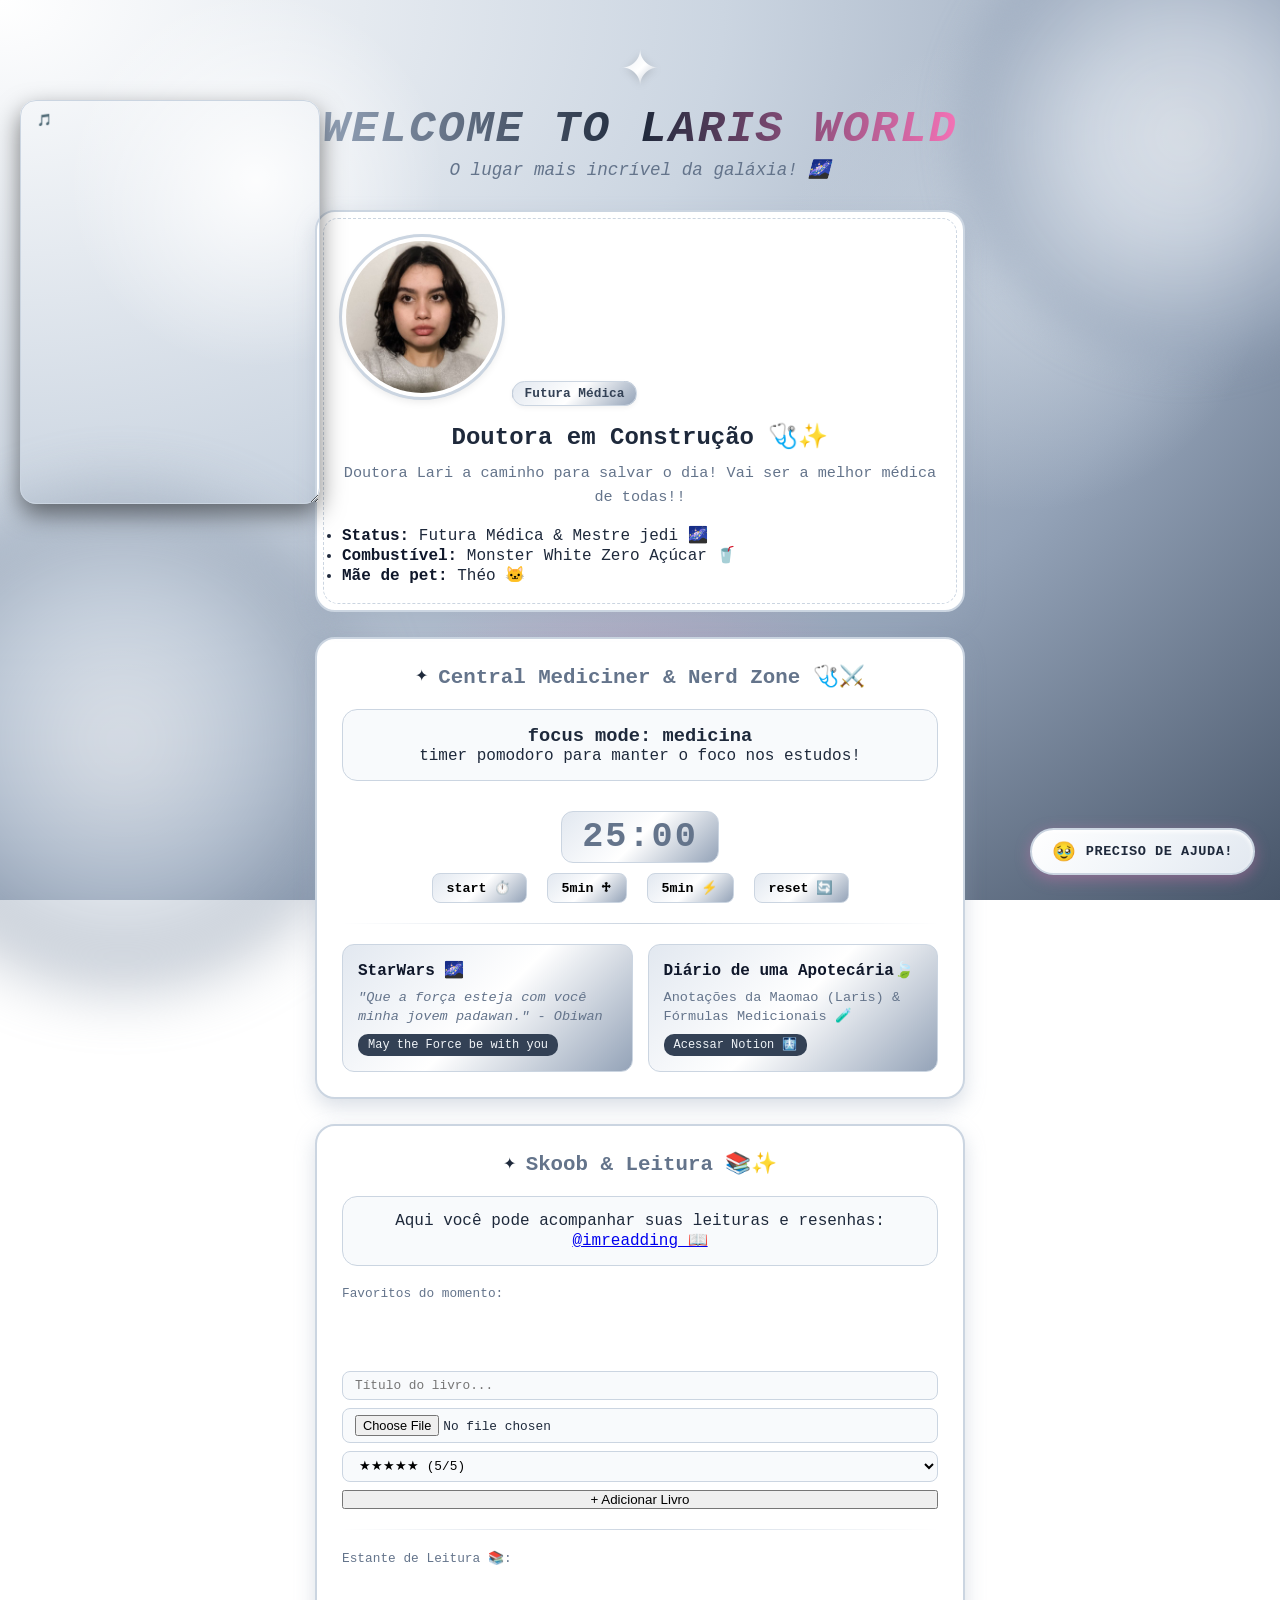
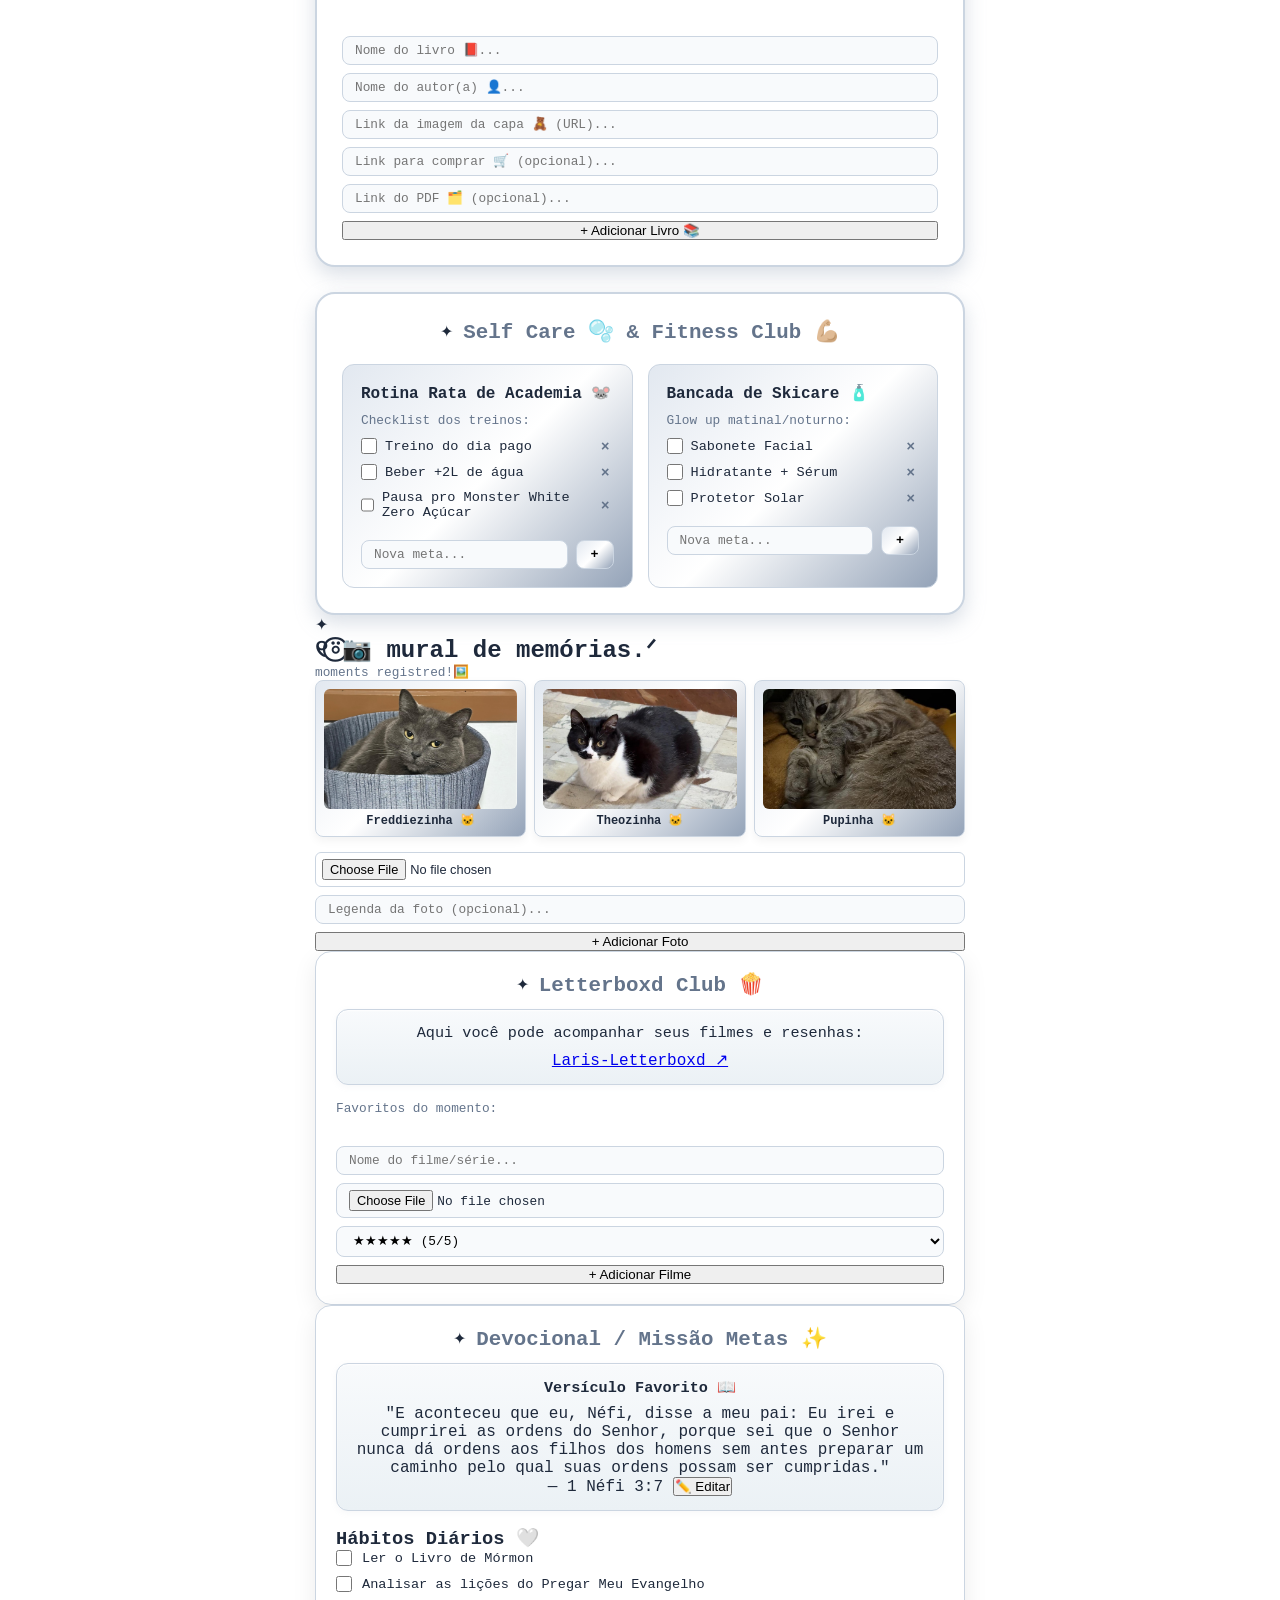
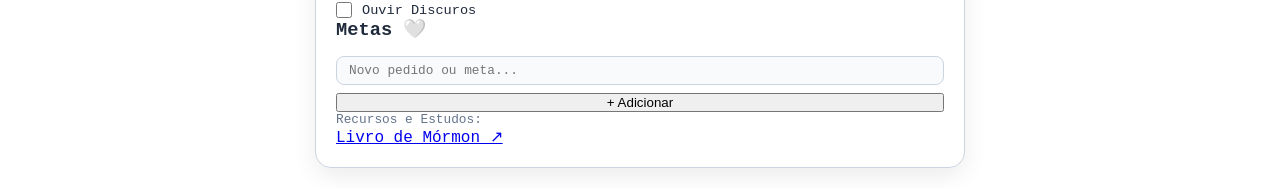
<file: index.html>
<!DOCTYPE html>
<html lang="pt-br">
<head>
    <meta charset="UTF-8">
    <meta name="viewport" content="width=device-width, initial-scale=1.0">
    <title>Laris World</title>
    <link rel="stylesheet" href="style.css">
</head>
<body>
    <div id="toast" class="toast hidden">
        <span class="sparkle">✨</span>
        <p id="toast-message"></p>
    </div>
    <header class="jedi-header">
        <div class="skywalker-container">
             <span class="chrome-star">✦</span>
        </div>
        <h1 class="y2k-title">Welcome to Laris World</h1>
        <p class="y2k-subtitle">O lugar mais incrível da galáxia! 🌌</p>
    </header>
    <main class="container">
        <section class="bio-card">
            <div class="bio-photo-wrapper">
                <img src="images/profilelaris.jpeg" alt="Lari diva" class="bio-photo">
                <span class="bio-badge">Futura Médica</span>
            </div>
            <div class="bio-info">
                <h2>Doutora em Construção 🩺✨</h2>
                <p class="bio-text">Doutora Lari a caminho para salvar o dia! Vai ser a melhor médica de todas!!</p>
                <ul class="bio-stats">
                    <li><strong>Status:</strong> Futura Médica & Mestre jedi  🌌 </li>
                    <li><strong>Combustível:</strong> Monster White Zero Açúcar 🥤</li>
                    <li><strong>Mãe de pet:</strong> Théo 🐱</li>
                </ul>
            </div>
        </section>
        <button id="btn-socorro" class="btn-socorro" title="Clique aqui para receber motivação!">
            🥹
            <span class="btn-tag">Preciso de Ajuda!</span>
        </button>
        <div id="modal-motivacao" class="modal-motivacao hidden">
            <div class="modal-content">
                <button id="close-modal" class="close-modal">&times;</button>
                <div class="modal-header">
                    <span class="modal-star">✨</span>
                    <h3>Mensagem das Mas Mas</h3>
                </div>
                <div class="modal-body">
                    <div id="modal-message-text"></div>
                </div>
                <button id="btn-outra-mensagem" class="btn-y2k">Ver outra mensagem</button>
            </div>
        </div>
        <section class="nerd-card">
            <div class="card-header">
                <span class="chrome-star">✦</span>
                <h2>Central Mediciner & Nerd Zone 🩺⚔️</h2>
            </div>
            <div class="med-block">
                <h3>focus mode: medicina </h3>
                <p>timer pomodoro para manter o foco nos estudos! </p>
            </div>
            <div class="pomodoro-box">
                <span id="timer-display" class="timer">25:00</span> 
                <div class="timer-controls">
                    <button id="btn-start-timer" class="btn-y2k-sm">start ⏱️</button>
                    <button id="btn-add-5min" class="btn-y2k-sm"> 5min ♱ </button>
                    <button id="btn-less-5min" class="btn-y2k-sm"> 5min ⚡</button>
                    <button id="btn-reset-timer" class="btn-y2k-sm">reset 🔄</button>
                </div>
            </div>
            <hr class="divider-y2k">
            <div class="nerd-grid">
                <div class="nerd-item starwars">
                    <h4>StarWars 🌌</h4>
                    <p><em>"Que a força esteja com você minha jovem padawan." - Obiwan</em></p>
                    <span class="jedi-tag">May the Force be with you</span>
                </div>
                <div class="nerd-item apotecaria">
                    <h4>Diário de uma Apotecária🍃</h4>
                    <p>Anotações da Maomao (Laris) & Fórmulas Medicionais 🧪</p>
                    <a href="https://app.notion.com/p/estudos-3d8e70b293ac806d96f9da02682ff229" target="_blank" rel="noopener noreferrer" class="jedi-tag notion-btn">
                        Acessar Notion 🩻
                    </a>
                </div>
            </div>
        </section>
        <section class="books-card">
            <div class="card-header">
                <span class="chrome-star">✦</span>
                <h2>Skoob & Leitura 📚✨</h2>
            </div>
            <div class="med-block">
                <p>Aqui você pode acompanhar suas leituras e resenhas:</p>
                <a href="https://www.skoob.com.br" target="_blank" class="btn-skoob">
                    @imreadding 📖
                </a>
            </div>
            
            <p class="section-desc">Favoritos do momento:</p>
                <div id="books-grid" class="books-grid"></div>

                <div class="add-item-box vertical-box">
                    <input type="text" id="input-fav-book-title" placeholder="Título do livro..." class="input-y2k">
                    <input type="file" id="input-fav-book-file" accept="image/*" class="input-y2k">
                    <select id="select-fav-book-stars" class="input-y2k">
                        <option value="★★★★★">★★★★★ (5/5)</option>
                        <option value="★★★★☆">★★★★☆ (4/5)</option>
                        <option value="★★★☆☆">★★★☆☆ (3/5)</option>
                        <option value="★★☆☆☆">★★☆☆☆ (2/5)</option>
                        <option value="★☆☆☆☆">★☆☆☆☆ (1/5)</option>
                    </select>
                    <button id="btn-add-fav-book" class="btn-y2k">+ Adicionar Livro</button>
                </div>

                <hr class="divider-y2k">

                <p class="section-desc">Estante de Leitura 📚:</p>
                <div id="user-books-grid" class="books-grid"></div>

                <div class="add-item-box vertical-box margin-top-10">
                    <input type="text" id="input-book-title" placeholder="Nome do livro 📕..." class="input-y2k">
                    <input type="text" id="input-book-author" placeholder="Nome do autor(a) 👤..." class="input-y2k">
                    <input type="url" id="input-book-cover" placeholder="Link da imagem da capa 🧸 (URL)..." class="input-y2k">
                    <input type="url" id="input-book-shop" placeholder="Link para comprar 🛒 (opcional)..." class="input-y2k">
                    <input type="url" id="input-book-pdf" placeholder="Link do PDF 🗂️ (opcional)..." class="input-y2k">
                    <button type="button" id="btn-add-book" class="btn-y2k"> + Adicionar Livro 📚</button>
                </fdiv>
        </section>
        <section class="fit-care-card">
            <div class="card-header">
                <span class="chrome-star">✦</span>
                <h2>Self Care 🫧 & Fitness Club 💪🏼</h2>
            </div>
            <div class="fit-care-grid">
                <div class="fit-care-item">
                    <h4>Rotina Rata de Academia 🐭</h4>
                    <p class="section-desc">Checklist dos treinos: </p>
                    <ul id="list-fitness" class="checklist-y2k"></ul>
                        <div class="add-item-box">
                            <input type="text" id="input-fitness" placeholder="Nova meta..." class="input-y2k">
                            <button id="btn-add-fitness" class="btn-y2k-sm">+</button>
                        </div>
                </div>
                <div class="fit-care-item">
                    <h4>Bancada de Skicare 🧴</h4>
                    <p class="section-desc">Glow up matinal/noturno: </p>
                    <ul id="list-skincare" class="checklist-y2k"></ul>
                        <div class="add-item-box">
                            <input type="text" id="input-skincare" placeholder="Nova meta..." class="input-y2k">
                            <button id="btn-add-skincare" class="btn-y2k-sm">+</button>
                        </div>
                </div>
            </div>
        </section>
        <section class="car-y2k photo-mural-card">
            <div class="car-header">
                    <span class="chrome-star">✦</span>
                    <h2> ୧⍤⃝📷 mural de memórias.ᐟ</h2>
            </div>
            <p class="section-desc">moments registred!🖼️ </p>
            <div class="photo-mural-grid">
                <div class="photo-frame">
                    <img src="images/mural1.jpg" alt="Freddiezinha" >
                    <span class="photo-caption">Freddiezinha 🐱</span>
                </div>
                <div class="photo-frame">
                    <img src="images/mural2.PNG" alt="Theozinha">
                    <span class="photo-caption">Theozinha 🐱</span>
                </div>
                <div class="photo-frame">
                    <img src="images/mural3.jpeg" alt="Puppinha">
                    <span class="photo-caption">Pupinha 🐱</span>
                </div>
            </div>
            <div id="user-mural-grid" class="user-mural-grid">
            </div>
            <div class="add-item-box vertical-box margin-top-10">
                <input type="file" id="input-mural-file" accept="image/*" class="input-y2k-file">
                <input type="text" id="input-mural-caption" placeholder="Legenda da foto (opcional)..." class="input-y2k">
                <button id="btn-add-mural-photo" class="btn-y2k"> + Adicionar Foto</button>
            </div>
            <div class="card-y2k letterbox-card">
                <div class="card-header">
                    <span class="chrome-star">✦</span>
                    <h2>Letterboxd Club 🍿</h2>
                </div>
                <div class="media-info-box">
                    <p>Aqui você pode acompanhar seus filmes e resenhas: </p>
                    <a href="https://boxd.it/7bu6J" target="_blank" class="btn-profile-link">
                        <span>Laris-Letterboxd ↗</span>
                    </a>
                </div>
                <p class="section-desc">Favoritos do momento:</p>
                <div id="movies-grid" class="movies-grid"></div>
                 <div class="add-item-box vertical-box">
                    <input type="text" id="input-movie-title" placeholder="Nome do filme/série..." class="input-y2k">
                    <input type="file" id="input-movie-file" accept="image/*" class="input-y2k">
                    <select id="select-movie-stars" class="input-y2k">
                        <option value="★★★★★">★★★★★ (5/5)</option>
                        <option value="★★★★☆">★★★★☆ (4/5)</option>
                        <option value="★★★☆☆">★★★☆☆ (3/5)</option>
                        <option value="★★☆☆☆">★★☆☆☆ (2/5)</option>
                        <option value="★☆☆☆☆">★☆☆☆☆ (1/5)</option>
                    </select>
                    <button id="btn-add-movie" class="btn-y2k">+ Adicionar Filme</button>
                    </div>
                </div>
        </section>
        <div class="spotify-floating">
            <div id="spotify-handle" class="spotify-drag-handle">
                <span>🎵</span>
            </div>
            <iframe data-testid="embed-iframe" style="border-radius:12px" src="https://open.spotify.com/embed/playlist/4krhvkhtN7OmMIlKPCprkm?utm_source=generator&si=f02ae87e50324a14" width="100%" height="352" frameBorder="0" allowfullscreen="" allow="autoplay; clipboard-write; encrypted-media; fullscreen; picture-in-picture" loading="lazy"></iframe>
        </div>
        <section class="card-y2k area-crente-card">
            <div class="card-header">
                <span class="chrome-star">✦</span>
                <h2>Devocional / Missão Metas ✨</h2>
            </div>
            <div class="media-info-box devocional-box">
                <div class="ver-header-row">
                    <p class="verse-title"><strong> Versículo Favorito 📖 </strong></p>
                </div>
                <div id="verse-display-container">
                    <blockquote id="daily-verse">
                        "E aconteceu que eu, Néfi, disse a meu pai: Eu irei e cumprirei as ordens do Senhor, 
                        porque sei que o Senhor nunca dá ordens aos filhos dos homens sem antes preparar um caminho pelo qual suas ordens possam ser cumpridas."
                    </blockquote>
                    <span id="verse-ref-display" class="verse-ref">— 1 Néfi 3:7 </span>
                    <button id="btn-edit-verse" class="btn-icon-y2k" title="Editar versículo">✏️ Editar</button>
                </div>
                <div id="verse-edit-container" class="add-item-box vertical-box" style="display: none; margin-top: 10px;">
                    <textarea id="input-verse-text" placeholder="Digite seu versículo favorito..." class="input-y2k" rows="3"></textarea>
                    <input type="text" id="input-verse-ref" placeholder="Ex: Salmos 119:105 ou João 3:16" class="input-y2k">
                    <button id="btn-save-verse" class="btn-y2k">💾 Salvar Versículo</button>
                </div> 
            </div>
            <div class="faith-grid">
                <div class="faith-subcard">
                <h3>Hábitos Diários 🤍</h3>
                <ul id="faith-habits-list" class="checklist-y2k">
                    <li>
                        <label for="habit-1">
                            <input type="checkbox" id="habit-1">Ler o Livro de Mórmon 
                        </label>
                    </li>
                    <li>
                        <label for="habit-2">
                            <input type="checkbox" id="habit-2">Analisar as lições do Pregar Meu Evangelho 
                        </label>
                    </li>
                    <li>
                        <label for="habit-3">
                            <input type="checkbox" id="habit-3">Ouvir Discuros 
                        </label>
                    </li>
                </ul>
            </div>
            <div class="faith-subcard">
                <h3>Metas 🤍</h3>
                <ul id="faith-goals-list" class="goals-list-y2k">
                    
                </ul>
                <div class="add-item-box vertical-box">
                    <input type="text" id="input-faith-goal" placeholder="Novo pedido ou meta..." class="input-y2k">
                    <button id="btn-add-faith-goal" class="btn-y2k">+ Adicionar</button>
                </div>
            </div>
            <div class="faith-resources-box">
                <p class="section-desc">Recursos e Estudos:</p>
                <div class="links-row">
                    <a href="Livro de Mórmon https://www.churchofjesuschrist.org/study/scriptures/bofm?lang=por" target="_blank" class="btn-profile-link">
                        Livro de Mórmon ↗
                    </a>
                    </div>
                </div>
            </div>
        </section>
    </main>
    <script src="script.js"></script>
</body>
</html>
</file>
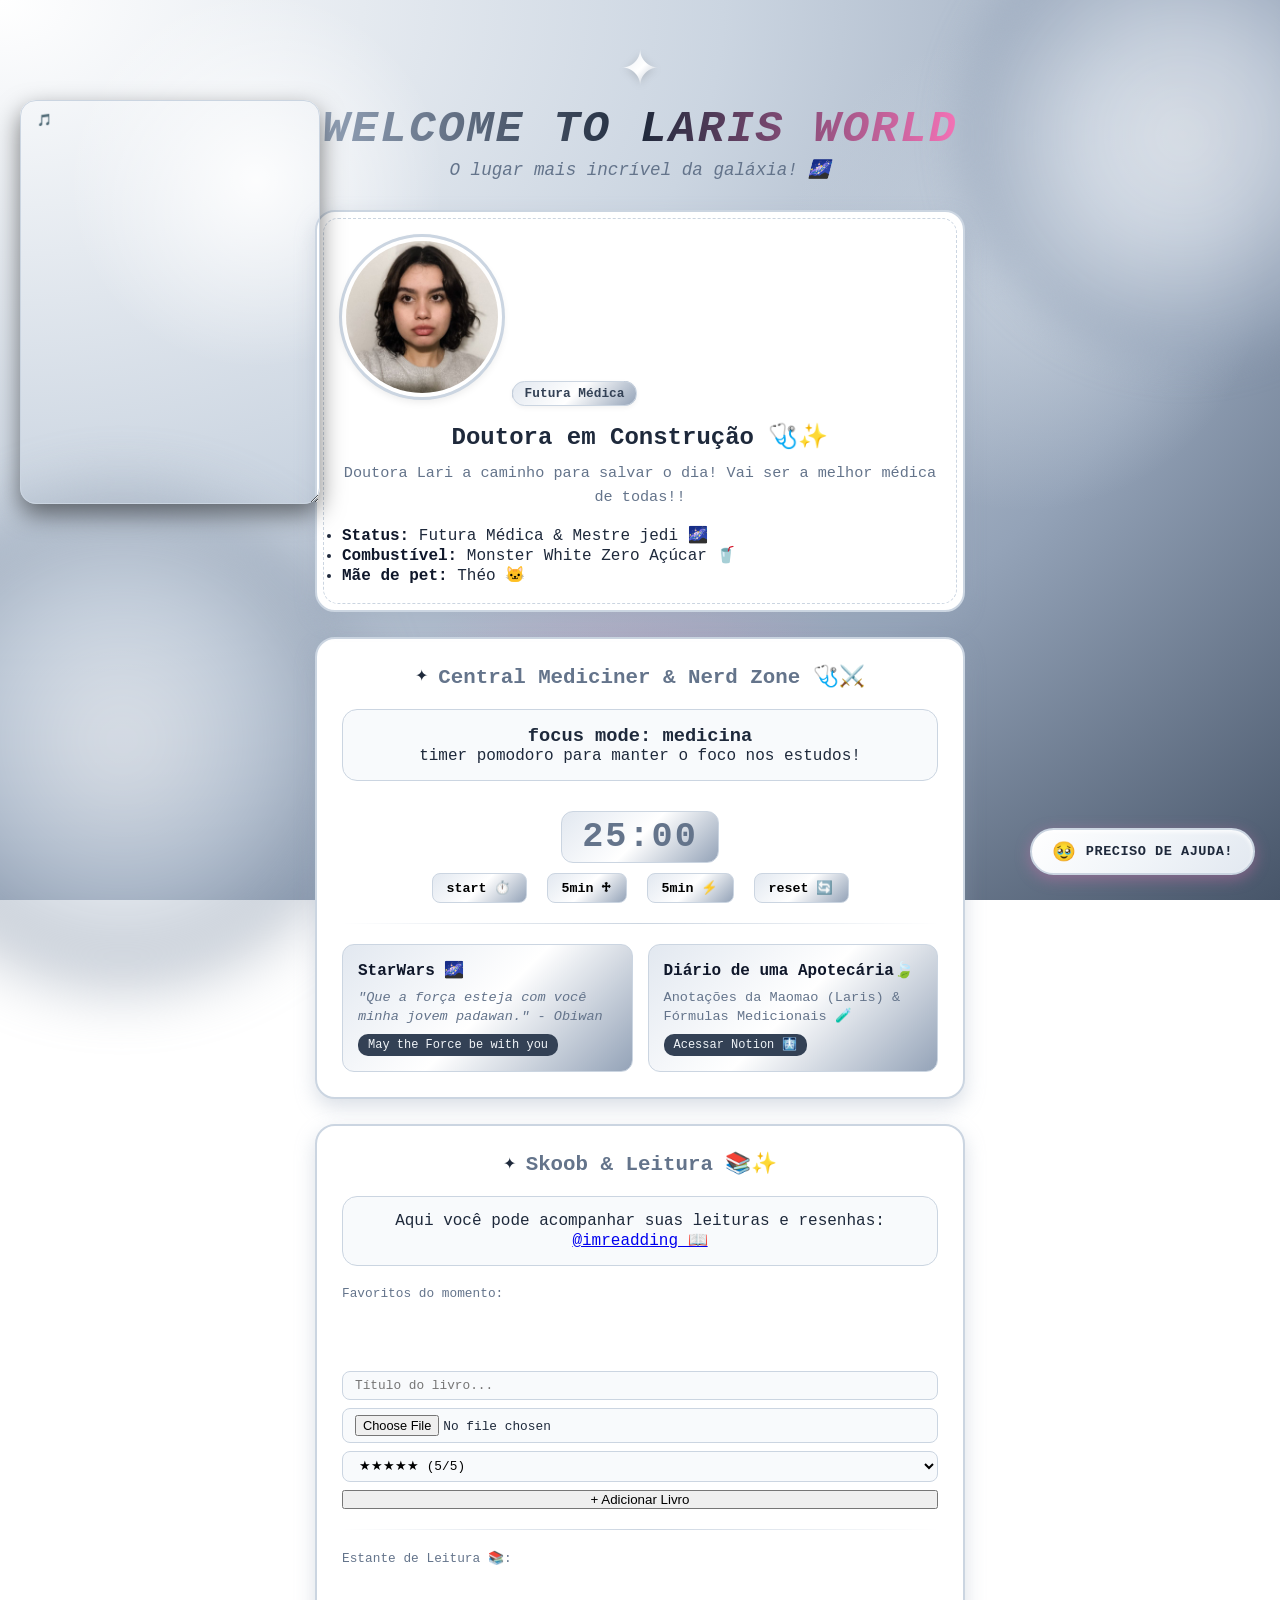
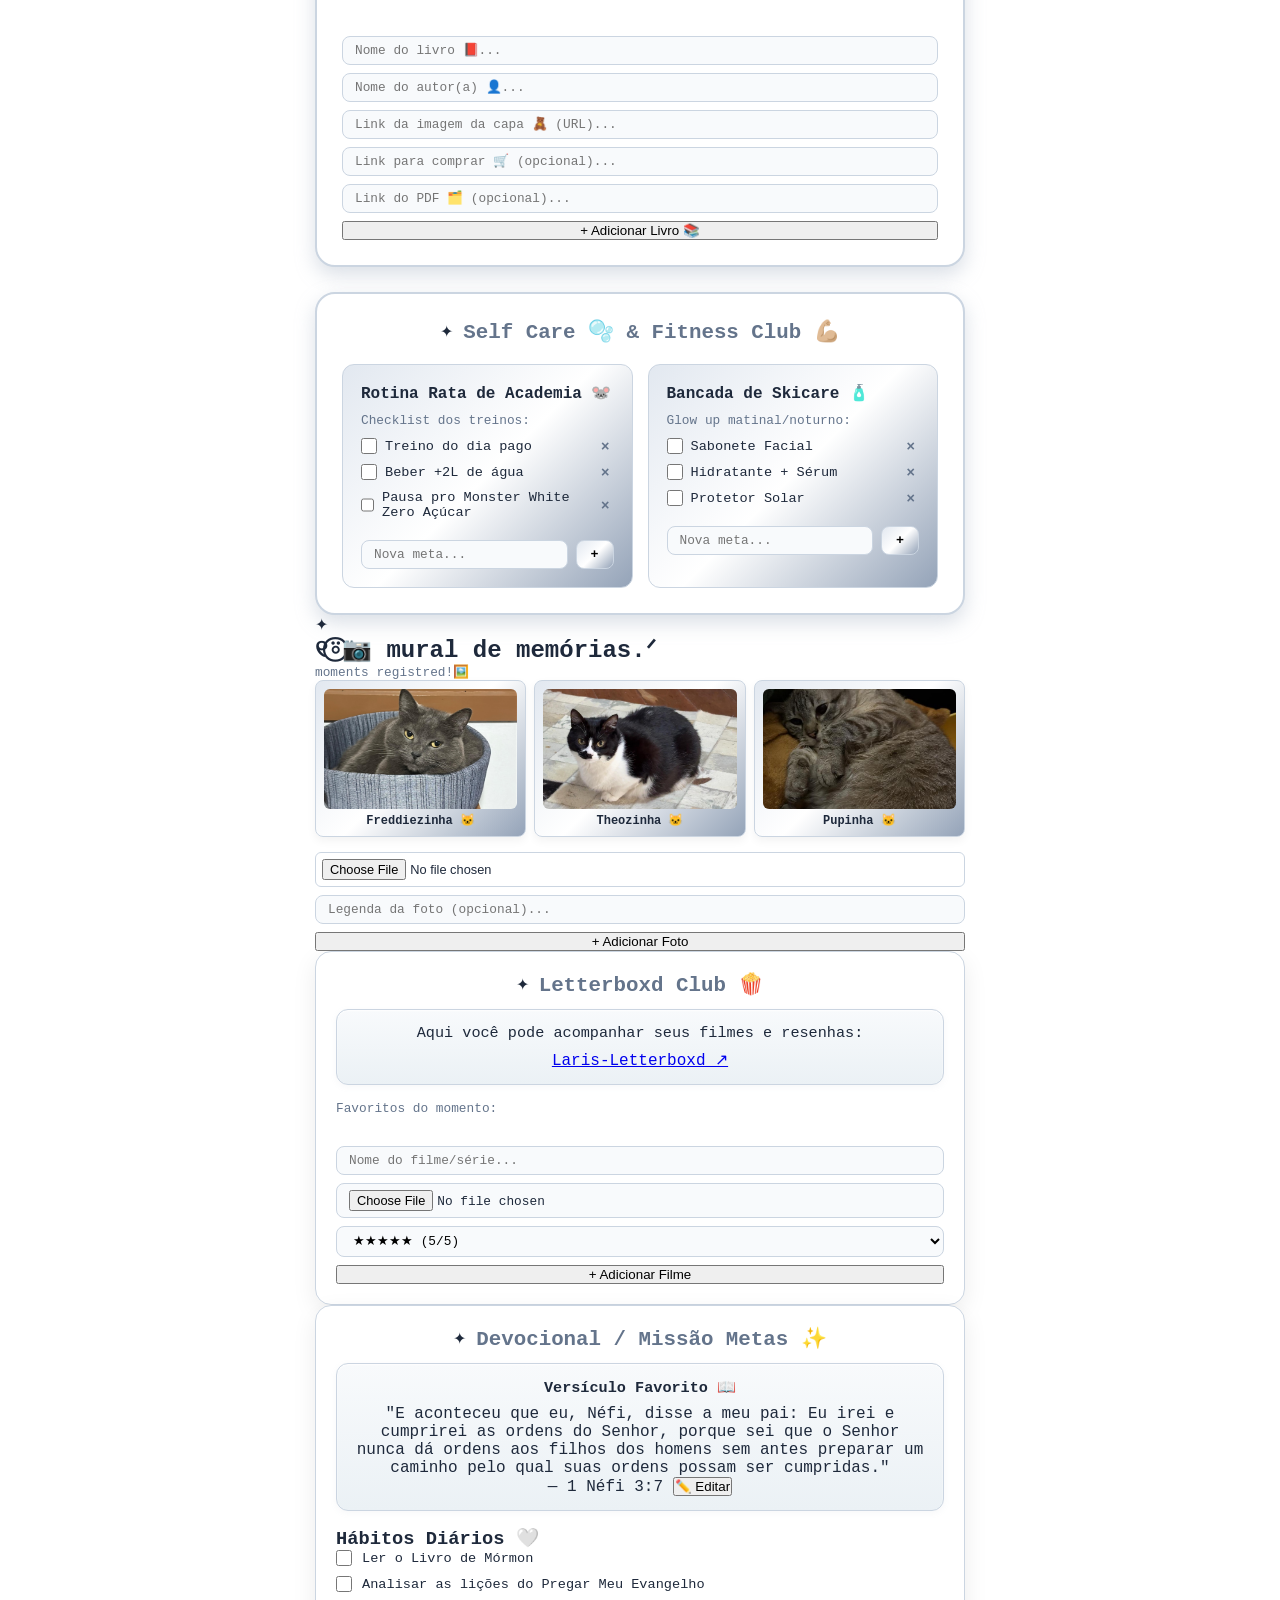
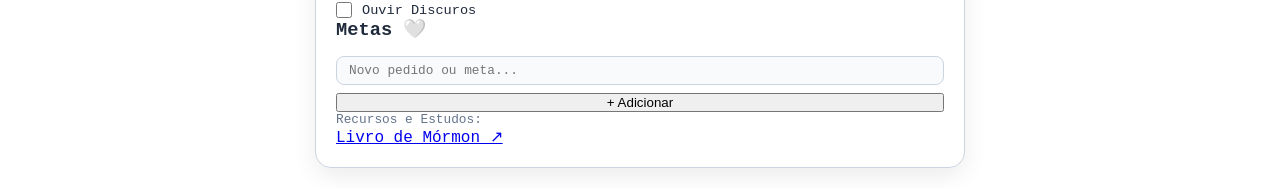
<file: NaO/Skills/index.html>
<!DOCTYPE html>
<html lang="pt-br">
<head>
    <meta charset="UTF-8">
    <meta name="viewport" content="width=device-width, initial-scale=1.0">
    <title>Laris World</title>
    <link rel="stylesheet" href="style.css">
</head>
<body>
    <div id="toast" class="toast hidden">
        <span class="sparkle">✨</span>
        <p id="toast-message"></p>
    </div>
    <header class="jedi-header">
        <div class="skywalker-container">
             <span class="chrome-star">✦</span>
        </div>
        <h1 class="y2k-title">Welcome to Laris World</h1>
        <p class="y2k-subtitle">O lugar mais incrível da galáxia! 🌌</p>
    </header>
    <main class="container">
        <section class="bio-card">
            <div class="bio-photo-wrapper">
                <img src="images/profilelaris.jpeg" alt="Lari em primeiro plano, sorrindo para a câmera com expressão confiante e alegre. Ela está em um ambiente de estudo ou de destaque pessoal, com luz suave e fundo discreto. A imagem transmite energia positiva e foco em sua jornada como futura médica." class="bio-photo">
                <span class="bio-badge">Futura Médica</span>
            </div>
            <div class="bio-info">
                <h2>Doutora em Construção 🩺✨</h2>
                <p class="bio-text">Doutora Lari a caminho para salvar o dia! Vai ser a melhor médica de todas!!</p>
                <ul class="bio-stats">
                    <li><strong>Status:</strong> Futura Médica & Mestre jedi  🌌 </li>
                    <li><strong>Combustível:</strong> Monster White Zero Açúcar 🥤</li>
                    <li><strong>Mãe de pet:</strong> Théo 🐱</li>
                </ul>
            </div>
        </section>
        <button id="btn-socorro" class="btn-socorro" title="Clique aqui para receber motivação!">
            🥹
            <span class="btn-tag">Preciso de Ajuda!</span>
        </button>
        <div id="modal-motivacao" class="modal-motivacao hidden">
            <div class="modal-content">
                <button id="close-modal" class="close-modal">&times;</button>
                <div class="modal-header">
                    <span class="modal-star">✨</span>
                    <h3>Mensagem das Mas Mas</h3>
                </div>
                <div class="modal-body">
                    <div id="modal-message-text"></div>
                </div>
                <button id="btn-outra-mensagem" class="btn-y2k">Ver outra mensagem</button>
            </div>
        </div>
        <section class="nerd-card">
            <div class="card-header">
                <span class="chrome-star">✦</span>
                <h2>Central Mediciner & Nerd Zone 🩺⚔️</h2>
            </div>
            <div class="med-block">
                <h3>focus mode: medicina </h3>
                <p>timer pomodoro para manter o foco nos estudos! </p>
            </div>
            <div class="pomodoro-box">
                <span id="timer-display" class="timer">25:00</span> 
                <div class="timer-controls">
                    <button id="btn-start-timer" class="btn-y2k-sm">start ⏱️</button>
                    <button id="btn-add-5min" class="btn-y2k-sm"> 5min ♱ </button>
                    <button id="btn-less-5min" class="btn-y2k-sm"> 5min ⚡</button>
                    <button id="btn-reset-timer" class="btn-y2k-sm">reset 🔄</button>
                </div>
            </div>
            <hr class="divider-y2k">
            <div class="nerd-grid">
                <div class="nerd-item starwars">
                    <h4>StarWars 🌌</h4>
                    <p><em>"Que a força esteja com você minha jovem padawan." - Obiwan</em></p>
                    <span class="jedi-tag">May the Force be with you</span>
                </div>
                <div class="nerd-item apotecaria">
                    <h4>Diário de uma Apotecária🍃</h4>
                    <p>Anotações da Maomao (Laris) & Fórmulas Medicionais 🧪</p>
                    <a href="https://app.notion.com/p/estudos-3d8e70b293ac806d96f9da02682ff229" target="_blank" rel="noopener noreferrer" class="jedi-tag notion-btn">
                        Acessar Notion 🩻
                    </a>
                </div>
            </div>
        </section>
        <section class="books-card">
            <div class="card-header">
                <span class="chrome-star">✦</span>
                <h2>Skoob & Leitura 📚✨</h2>
            </div>
            <div class="med-block">
                <p>Aqui você pode acompanhar suas leituras e resenhas:</p>
                <a href="https://www.skoob.com.br" target="_blank" class="btn-skoob">
                    @imreadding 📖
                </a>
            </div>
            
            <p class="section-desc">Favoritos do momento:</p>
                <div id="books-grid" class="books-grid"></div>

                <div class="add-item-box vertical-box">
                    <input type="text" id="input-fav-book-title" placeholder="Título do livro..." class="input-y2k">
                    <input type="file" id="input-fav-book-file" accept="image/*" class="input-y2k">
                    <select id="select-fav-book-stars" class="input-y2k">
                        <option value="★★★★★">★★★★★ (5/5)</option>
                        <option value="★★★★☆">★★★★☆ (4/5)</option>
                        <option value="★★★☆☆">★★★☆☆ (3/5)</option>
                        <option value="★★☆☆☆">★★☆☆☆ (2/5)</option>
                        <option value="★☆☆☆☆">★☆☆☆☆ (1/5)</option>
                    </select>
                    <button id="btn-add-fav-book" class="btn-y2k">+ Adicionar Livro</button>
                </div>

                <hr class="divider-y2k">

                <p class="section-desc">Estante de Leitura 📚:</p>
                <div id="user-books-grid" class="books-grid"></div>

                <div class="add-item-box vertical-box margin-top-10">
                    <input type="text" id="input-book-title" placeholder="Nome do livro 📕..." class="input-y2k">
                    <input type="text" id="input-book-author" placeholder="Nome do autor(a) 👤..." class="input-y2k">
                    <input type="url" id="input-book-cover" placeholder="Link da imagem da capa 🧸 (URL)..." class="input-y2k">
                    <input type="url" id="input-book-shop" placeholder="Link para comprar 🛒 (opcional)..." class="input-y2k">
                    <input type="url" id="input-book-pdf" placeholder="Link do PDF 🗂️ (opcional)..." class="input-y2k">
                    <button type="button" id="btn-add-book" class="btn-y2k"> + Adicionar Livro 📚</button>
                </fdiv>
        </section>
        <section class="fit-care-card">
            <div class="card-header">
                <span class="chrome-star">✦</span>
                <h2>Self Care 🫧 & Fitness Club 💪🏼</h2>
            </div>
            <div class="fit-care-grid">
                <div class="fit-care-item">
                    <h4>Rotina Rata de Academia 🐭</h4>
                    <p class="section-desc">Checklist dos treinos: </p>
                    <ul id="list-fitness" class="checklist-y2k"></ul>
                        <div class="add-item-box">
                            <input type="text" id="input-fitness" placeholder="Nova meta..." class="input-y2k">
                            <button id="btn-add-fitness" class="btn-y2k-sm">+</button>
                        </div>
                </div>
                <div class="fit-care-item">
                    <h4>Bancada de Skicare 🧴</h4>
                    <p class="section-desc">Glow up matinal/noturno: </p>
                    <ul id="list-skincare" class="checklist-y2k"></ul>
                        <div class="add-item-box">
                            <input type="text" id="input-skincare" placeholder="Nova meta..." class="input-y2k">
                            <button id="btn-add-skincare" class="btn-y2k-sm">+</button>
                        </div>
                </div>
            </div>
        </section>
        <section class="car-y2k photo-mural-card">
            <div class="car-header">
                    <span class="chrome-star">✦</span>
                    <h2> ୧⍤⃝📷 mural de memórias.ᐟ</h2>
            </div>
            <p class="section-desc">moments registred!🖼️ </p>
            <div class="photo-mural-grid">
                <div class="photo-frame">
                    <img src="images/mural1.jpg" alt="Freddiezinha" >
                    <span class="photo-caption">Freddiezinha 🐱</span>
                </div>
                <div class="photo-frame">
                    <img src="images/mural2.PNG" alt="Theozinha">
                    <span class="photo-caption">Theozinha 🐱</span>
                </div>
                <div class="photo-frame">
                    <img src="images/mural3.jpeg" alt="Puppinha">
                    <span class="photo-caption">Pupinha 🐱</span>
                </div>
            </div>
            <div id="user-mural-grid" class="user-mural-grid">
            </div>
            <div class="add-item-box vertical-box margin-top-10">
                <input type="file" id="input-mural-file" accept="image/*" class="input-y2k-file">
                <input type="text" id="input-mural-caption" placeholder="Legenda da foto (opcional)..." class="input-y2k">
                <button id="btn-add-mural-photo" class="btn-y2k"> + Adicionar Foto</button>
            </div>
            <div class="card-y2k letterbox-card">
                <div class="card-header">
                    <span class="chrome-star">✦</span>
                    <h2>Letterboxd Club 🍿</h2>
                </div>
                <div class="media-info-box">
                    <p>Aqui você pode acompanhar seus filmes e resenhas: </p>
                    <a href="https://boxd.it/7bu6J" target="_blank" class="btn-profile-link">
                        <span>Laris-Letterboxd ↗</span>
                    </a>
                </div>
                <p class="section-desc">Favoritos do momento:</p>
                <div id="movies-grid" class="movies-grid"></div>
                 <div class="add-item-box vertical-box">
                    <input type="text" id="input-movie-title" placeholder="Nome do filme/série..." class="input-y2k">
                    <input type="file" id="input-movie-file" accept="image/*" class="input-y2k">
                    <select id="select-movie-stars" class="input-y2k">
                        <option value="★★★★★">★★★★★ (5/5)</option>
                        <option value="★★★★☆">★★★★☆ (4/5)</option>
                        <option value="★★★☆☆">★★★☆☆ (3/5)</option>
                        <option value="★★☆☆☆">★★☆☆☆ (2/5)</option>
                        <option value="★☆☆☆☆">★☆☆☆☆ (1/5)</option>
                    </select>
                    <button id="btn-add-movie" class="btn-y2k">+ Adicionar Filme</button>
                    </div>
                </div>
        </section>
        <div class="spotify-floating">
            <div id="spotify-handle" class="spotify-drag-handle">
                <span>🎵</span>
            </div>
            <iframe data-testid="embed-iframe" style="border-radius:12px" src="https://open.spotify.com/embed/playlist/4krhvkhtN7OmMIlKPCprkm?utm_source=generator&si=f02ae87e50324a14" width="100%" height="352" frameBorder="0" allowfullscreen="" allow="autoplay; clipboard-write; encrypted-media; fullscreen; picture-in-picture" loading="lazy"></iframe>
        </div>
        <section class="card-y2k area-crente-card">
            <div class="card-header">
                <span class="chrome-star">✦</span>
                <h2>Devocional / Missão Metas ✨</h2>
            </div>
            <div class="media-info-box devocional-box">
                <div class="ver-header-row">
                    <p class="verse-title"><strong> Versículo Favorito 📖 </strong></p>
                </div>
                <div id="verse-display-container">
                    <blockquote id="daily-verse">
                        "E aconteceu que eu, Néfi, disse a meu pai: Eu irei e cumprirei as ordens do Senhor, 
                        porque sei que o Senhor nunca dá ordens aos filhos dos homens sem antes preparar um caminho pelo qual suas ordens possam ser cumpridas."
                    </blockquote>
                    <span id="verse-ref-display" class="verse-ref">— 1 Néfi 3:7 </span>
                    <button id="btn-edit-verse" class="btn-icon-y2k" title="Editar versículo">✏️ Editar</button>
                </div>
                <div id="verse-edit-container" class="add-item-box vertical-box" style="display: none; margin-top: 10px;">
                    <textarea id="input-verse-text" placeholder="Digite seu versículo favorito..." class="input-y2k" rows="3"></textarea>
                    <input type="text" id="input-verse-ref" placeholder="Ex: Salmos 119:105 ou João 3:16" class="input-y2k">
                    <button id="btn-save-verse" class="btn-y2k">💾 Salvar Versículo</button>
                </div> 
            </div>
            <div class="faith-grid">
                <div class="faith-subcard">
                <h3>Hábitos Diários 🤍</h3>
                <ul id="faith-habits-list" class="checklist-y2k">
                    <li>
                        <label for="habit-1">
                            <input type="checkbox" id="habit-1">Ler o Livro de Mórmon 
                        </label>
                    </li>
                    <li>
                        <label for="habit-2">
                            <input type="checkbox" id="habit-2">Analisar as lições do Pregar Meu Evangelho 
                        </label>
                    </li>
                    <li>
                        <label for="habit-3">
                            <input type="checkbox" id="habit-3">Ouvir Discuros 
                        </label>
                    </li>
                </ul>
            </div>
            <div class="faith-subcard">
                <h3>Metas 🤍</h3>
                <ul id="faith-goals-list" class="goals-list-y2k">
                    
                </ul>
                <div class="add-item-box vertical-box">
                    <input type="text" id="input-faith-goal" placeholder="Novo pedido ou meta..." class="input-y2k">
                    <button id="btn-add-faith-goal" class="btn-y2k">+ Adicionar</button>
                </div>
            </div>
            <div class="faith-resources-box">
                <p class="section-desc">Recursos e Estudos:</p>
                <div class="links-row">
                    <a href="Livro de Mórmon https://www.churchofjesuschrist.org/study/scriptures/bofm?lang=por" target="_blank" class="btn-profile-link">
                        Livro de Mórmon ↗
                    </a>
                    </div>
                </div>
            </div>
        </section>
    </main>
    <script src="script.js"></script>
</body>
</html>
</file>
<file: style.css>
:root{
    --bg-color: #f0f4f8;
    --card-bg: #ffffff;
    --text-primary: #1e293b;
    --text-muted: #64748b;

    --chrome-gradient: linear-gradient(135deg, #e2e8f0, #ffffff 50%,#94a3b8 100%);
    --chrome-border: #cbd5e1;
    --chrome-shadow: 0 8px 20px rgba(148, 163, 184, 0.35);

    --accent-pink: #f472b6;
    --accent-blue: #38bdf8;
    --font-family: 'Courier New', Courier, monospace, sans-serif;
}

* {
    margin: 0;
    padding: 0;
    box-sizing: border-box;
}

body {
    padding: 20px;
    min-height: 100vh;
    font-family: var(--font-family);
    color: var(--text-primary);
    display: flex;
    flex-direction: column;
    align-items: center;
    background:
      radial-gradient(circle at 20% 20%, rgba(255, 255, 255, 0.9) 0%, transparent 15%),
      radial-gradient(circle at 80% 30%, rgba(203, 213, 225, 0.8) 0%, transparent 20%),
      radial-gradient(circle at 50% 85%, rgba(244, 114, 182, 0.2) 0%, transparent 25%),
      radial-gradient(ellipse at top left, #ffffff 0%, #cbd5e1 40%, #94a3b8 70%, #475569 100%);
    background-attachment: fixed;
    position: relative;
    overflow-x: hidden;
}

body::before{
    content: '';
    position: fixed;
    top: -10%;
    right: -10%;
    width: 450px;
    height: 450px;
    background: radial-gradient(circle, #ffffff 0%, #e2e8f0 30%, #94a3b8 70%, #475569 100%);
    border-radius: 50%;
    filter: blur(20px);
    opacity: 0.6;
    z-index: -1;
    animation: float0rb 8s linear infinite alternate;
}

body::after{
    content: '';
    position: fixed;
    bottom: -10%;
    left: -10%;
    width: 500px;
    height: 500px;
    background: radial-gradient(circle, #ffffff 10%, #cbd5e1 40%, #64748b 80%);
    border-radius: 50%;
    filter: blur(30px);
    opacity: 0.5;
    z-index: -1;
}

.jedi-header{
    text-align: center;
    margin-top: 20px;
    margin-bottom: 30px;
    position: relative;
}

.skywalker-container .chrome-star{
    font-size: 3rem;
    display: inline-block;
    background: var(--chrome-gradient);
    -webkit-background-clip: text;
    background-clip: text;
    -webkit-text-fill-color: transparent;
    filter: drop-shadow(0px 2px 4px rgba(0,0,0,0.15));
    animation: float 3s ease-in-out infinite;
}

.y2k-title{
    font-size: 2.8rem;
    font-weight: 900;
    letter-spacing: 2px;
    background: linear-gradient(90deg, #94a3b8, #1e293b, #f472b6);
    -webkit-background-clip: text;
    background-clip: text;
    -webkit-text-fill-color: transparent;
    text-transform: uppercase;
    margin-top: 5px;
    font-style: italic;
}

.y2k-subtitle{
    font-size: 1.1rem;
    color: var(--text-muted);
    margin-top: 5px;
    font-style: italic;
}

.container{
    width: 100%;
    max-width: 650px;
}

.bio-card{
    background: var(--card-bg);
    border: 2px solid var(--chrome-border);
    border-radius: 20px;
    padding: 25px;
    box-shadow: var(--chrome-shadow);
    position: relative;
    overflow: hidden;
    display: flex;
    flex-direction: column;
    gap: 20px;
    transition: transform 0.3s ease, box-shadow 0.3s ease;
}

.bio-card:hover{
    transform: translateY(-3px);
    box-shadow: 0 12px 25px rgba(148, 163, 184, 0.45);
}

.bio-card::before{
    content:'';
    position: absolute;
    top: 6px;
    left: 6px;
    right: 6px;
    bottom: 6px;
    border: 1px dashed var(--chrome-border);
    border-radius: 15px;
    pointer-events: none;
}

.bio-photo{
    width: 160px;
    height: 160px;
    object-fit: cover;
    border-radius: 50%;
    border: 4px solid #ffffff;
    outline: 3px solid var(--chrome-border);
    box-shadow: 0 4px 10px rgba(0,0,0,0.1);
}

.bio-badge {
    margin-top: 12px;
    background: var(--chrome-gradient);
    border: 1px solid var(--chrome-border);
    color: #334155;
    font-size: 0.8rem;
    font-weight: bold;
    padding: 4px 12px;
    border-radius: 20px;
    box-shadow: 0 2px 5px rgba(0,0,0,0.05);
}

.bio-info h2 {
    font-size: 1.5rem;
    color: var(--text-primary);
    margin-bottom: 10px;
    text-align: center;
}

.bio-text {
    font-size: 0.95rem;
    line-height: 1.6;
    color: var(--text-muted);
    text-align: center;
    margin-bottom: 15px;
}

.bio-links {
    list-style: none;
    background: #f8fafc;
    border: 1px solid #e2e8f0;
    border-radius: 12px;
    padding: 12px 16px;
    display: flex;
    flex-direction: column;
    gap: 8px;
    font-size: 0.9rem;
}

.bio-stats li strong{
    color: #0f172a;
}

.toast {
    position: fixed;
    bottom: 20px;
    right: 20px;
    background: #ffffff;
    border: 2px solid var(--accent-pink);
    border-radius: 12px;
    padding: 12px 18px;
    display: flex;
    align-items: center;
    gap: 10px;
    box-shadow: 0 5px 15px rgba(244,114,182,0.3);
    z-index: 1000;
    transition: transform 0.4s ease, opacity 0.4s ease;
}

.toast.hidden{
    opacity: 0;
    transform: translateY(20px);
    pointer-events: none;
}

@keyframes float0rb{
    0% {
        transform: translate(0,0) scale(1);
    }
    100% {
        transform: translate(-30px, 40px) scale(1.1);
    }
}

.btn-socorro {
    position: fixed;
    bottom: 25px;
    right: 25px;
    background: linear-gradient(135deg, #ffffff 0%, #f1f5f9 50%, #e2e8f0 100%);
    border: 2px solid var(--chrome-border, #cbd5e1);
    border-radius: 50px;
    padding: 10px 20px;
    font-size: 1.2rem;
    display: flex;
    align-items: center;
    gap: 10px;
    cursor: pointer;
    box-shadow: 0 4px 15px rgba(244, 114, 182, 0.35), inset 0 2px 4px rgba(255, 255, 255, 0.9);
    z-index: 999;
    transition: all 0.25s cubic-bezier(0.175, 0.885, 0.32, 1.275);
}

.btn-socorro:hover {
    transform: scale(1.08) translateY(-3px);
    background: linear-gradient(135deg, #ffffff 0%, #fbcfe8 100%);
    border-color: var(--accent-pink, #f472b6);
    box-shadow: 0 8px 25px rgba(244, 114, 182, 0.55), inset 0 2px 6px #ffffff;
}

.btn-tag{
    font-size: 0.85rem;
    font-family: var(--font-family);
    font-weight: 800;
    color: var(--text-primary);
    text-transform: uppercase;
    letter-spacing: 0.5px;
}

.modal-motivacao{
    position: fixed;
    top: 0;
    left: 0;
    width: 100vw;
    height: 100vh;
    background: rgba(15, 23. 42. 0.6);
    backdrop-filter: blur(6px);
    display: flex;
    justify-content: center;
    align-items: center;
    z-index: 1000;
    opacity: 1;
    transition: opacity 0.3s ease;
}

.modal-motivacao.hidden {
    opacity: 0;
    pointer-events: none;
}

.modal-content {
    background: linear-gradient(180deg, #ffffff 0%, #fdf2f8 100%);
    border: 2px solid var(--accent-pink, #f472b6);
    border-radius: 24px;
    padding: 30px;
    width: 90%;
    max-width: 450px;
    text-align: center;
    box-shadow: 0 20px 40px rgba(244, 114, 182, 0.3), inset 0 0 12px rgba(255, 255, 255, 0.8);
    position: relative;
    transform: scale(1);
    transition: transform 0.3s ease;
}

.modal-motivacao.hidden .modal-content{
    transform: scale(0.85);
}

.close-modal{
    position: absolute;
    top: 12px;
    right: 15px;
    background: transparent;
    border: none;
    width: 32px;
    height: 32px;
    font-size: 1.2rem;
    line-height: 1;
    color: var(--text-muted);
    cursor: pointer;
    display: flex;
    align-items: center;
    justify-content: center;
    transition: all 0.2 ease;
}

.close-modal:hover {
    background: var(--accent-pink);
    color: #ffffff;
}

.modal-header h3{
    font-size: 1.2rem;
    margin-bottom: 15px;
    color: var(--text-primary);
    font-weight: 800;
}

.modal-body{
    font-size: 1.05rem;
    line-height: 1.6;
    margin-bottom: 25px;
    color: #334155;
    background: rgba(255, 255, 255, 0.7);
    padding: 16px;
    border-radius: 16px;
    border: 1px dashed rgba(244, 114, 182, 0.4);
}

#btn-outra-mensagem {
    background: linear-gradient(180deg, #ffffff 0%, #f1f5f9 60%, #e2e8f0 100%);
    color: var(--text-primary, #0f172a);
    border: 1px solid var(--chrome-border, #cbd5e1);
    border-radius: 12px;
    padding: 10px 22px;
    font-size: 0.9rem;
    font-family: var(--font-family);
    font-weight: 700;
    cursor: pointer;
    box-shadow: 
        0 4px 12px rgba(15, 23, 42, 0.08),
        inset 0 1px 2px #ffffff;
    
    transition: all 0.2s ease;
}

#btn-outra-mensagem:hover {
    background: var(--chrome-gradient);
    border-color: #94a3b8;
    transform: translateY(-2px);
    box-shadow: 
        0 6px 16px rgba(15, 23, 42, 0.12),
        inset 0 1px 3px #ffffff;
}

#btn-outra-mensagem:active {
    transform: translateY(0);
    box-shadow: 0 2px 6px rgba(15, 23, 42, 0.06);
}

@keyframes spinStar {
    0% { transform: rotate(0deg); }
    100% { transform: rotate(360deg); }
}

.nerd-card{
    background: var(--card-bg);
    border: 2px solid var(--chrome-border);
    border-radius: 20px;
    padding: 25px;
    margin-top: 25px;
    box-sizing: border-box;
    box-shadow: var(--chrome-shadow);
    display: flex;
    flex-direction: column;
    justify-content: space-between;
    gap: 20px;
}

.card-header{
    display: flex;
    align-items: center;
    justify-content: center;
    gap: 10px;
}

.card-header h2 {
    font-size: 1.3rem;
    color: var(--text-muted);
}

.med-block{
    text-align: center;
    background: #f8fafc;
    padding: 15px;
    border-radius: 15px;
    border: 1px solid var(--chrome-border);
}

.pomodoro-box{
    margin-top: 10px;
    display: flex;
    flex-direction: column;
    align-items: center;
    gap: 10px
}

.timer{
    font-size: 2.2rem;
    font-weight: bold;
    letter-spacing: 2px;
    color: var(--text-muted);
    background: var(--chrome-gradient);
    padding: 5px 20px;
    border-radius: 12px;
    border: 1px solid var(--chrome-border);
}

.timer-controls{
    display: flex;
    gap: 20px;
}

.btn-y2k-sm{
    background: var(--chrome-gradient);
    border: 1px solid var(--chrome-border);
    border-radius: 8px;
    padding: 6px 14px;
    font-family: var(--font-family);
    font-weight: bold;
    cursor: pointer;
    transition: transform 0.2s ease;
}

.btn-y2k-sm:hover{
    transform: translateY(-2px);
    background: #ffffff;
}

.divider-y2k{
    border: 0;
    height: 1px;
    background: linear-gradient(90deg, transparent, var(--chrome-border), transparent);
}

.nerd-grid{
    display: grid;
    grid-template-columns: 1fr 1fr;
    gap: 15px;
}

.nerd-item{
    padding: 15px;
    border-radius: 12px;
    border: 1px solid var(--chrome-border);
    background: var(--chrome-gradient);
}

.nerd-item h4{
    font-size: 1rem;
    margin-bottom: 8px;
    color: #0f172a;
}

.nerd-item p {
    font-size: 0.85rem;
    color: var(--text-muted);
    line-height: 1.4;
}

.jedi-tag{
    display: inline-block !important;
    margin-top: 8px;
    font-size: 0.75rem;
    background: #334155 !important;
    color: #f0f4f8 !important;
    padding: 4px 10px !important;
    border-radius: 10px;
    text-decoration: none !important;
    font-family: inherit;
    line-height: 1.2;
    box-sizing: border-box;
}

a.jedi-tag notion-btn{
    cursor: pointer;
    transition: all 0.2s ease;
    border: 1px solid rgba(255, 255, 255, 0.1);
}

a.jedi-tag notion-btn:hover{
    background: #0f172a !important;
    color: #f0f4f8 !important;
    transform: translateY(-1px);
}

@media (max-width: 500px){
    .nerd-grid{
        grid-template-columns: 1frs;
    }
}

.books-card{
    background: var(--card-bg);
    border: 2px solid var(--chrome-border);
    border-radius: 20px;
    padding: 25px;
    margin-top: 25px;
    box-shadow: var(--chrome-shadow);
    display: flex;
    flex-direction: column;
    gap: 20px;
}

.skobb-banner{
    text-align: center;
    background: #fdf2f8;
    border: 1px dashed var(--chrome-gradient);
    padding: 15px;
    border-radius: 15px
}

.btn-skoob:hover{
    transform: scale(1.05);
}

.books-grid{
    display: grid;
    grid-template-columns: 1fr 1fr;
    gap: 15px;
    width: 100%;
}

.book-item{
    position: relative !important;
    background: var(--chrome-gradient);
    border: 1px solid var(--chrome-border);
    border-radius: 12px;
    padding: 15px;
    text-align: center;
    display: flex;
    flex-direction: column;
    align-items: center;
    gap: 8px;
    box-sizing: border-box;
}
.book-item .btn-remove-media {
    position: absolute !important;
    top: 6px !important;
    right: 6px !important;
    width: 22px !important;
    height: 22px !important;
    background: rgba(0, 0, 0, 0.8) !important;
    color: #ffffff !important;
    border: 1px solid rgba(255, 255, 255, 0.3) !important;
    border-radius: 50% !important;
    font-size: 14px !important;
    line-height: 1 !important;
    cursor: pointer !important;
    display: flex !important;
    align-items: center !important;
    justify-content: center !important;
    z-index: 10 !important;
    padding: 0 !important;
}

.book-item .btn-remove-media:hover{
    background: #ef4444 !important;
}

.book-cover-img {
    width: 90xp;
    height: 130px;
    object-fit: cover;
    border-radius: 8px;
    border: 1px solid var(--chrome-border);
    box-shadow: 0 4px 8px rgba(0, 0, 0, 0.8);
}

.book-cover-placeholder{
    width: 90px;
    height: 130px;
    background: var(--chrome-gradient);
    border: 1px solid var(--chrome-border);
    border-radius: 8px;
    display: flex;
    align-items: center;
    justify-content: center;
    font-size: 2rem;
    box-shadow: 0 4px 8px rgba(0, 0, 0, 0.08);
}

.book-item h4{
    font-size: 0.95rem;
    color: var(--text-primary);
    margin: 0;
}

.book-author{
    font-size: 0.8rem;
    color: var(--text-muted);
    margin: 0;
}

.book-links{
    display: flex;
    gap: 6px;
    margin-top: 4px;
}

.book-btn{
    font-size: 0.75rem;
    text-decoration: none;
    background: var(--chrome-gradient);
    border: 1px solid var(--chrome-border);
    color: var(--text-primary);
    padding: 4px 8px;
    border-radius: 6px;
    font-weight: bold;
    transition: transform 0.2s ease;
}

.book-btn:hover{
    transform: translateY(-1px);
}

.book-btn.pdf{
    border-color: var(--accent-blue);
    color: #0f172a;
}

.fit-care-card {
  background: var(--card-bg);
  border: 2px solid var(--chrome-border);
  border-radius: 20px;
  padding: 25px;
  margin-top: 25px;
  box-shadow: var(--chrome-shadow);
  display: flex;
  flex-direction: column;
  gap: 20px;
}

.fit-care-grid {
  display: grid;
  grid-template-columns: 1fr 1fr;
  gap: 15px;
  width: 100%;
}

.fit-care-item {
  background: var(--chrome-gradient);
  border: 1px solid var(--chrome-border);
  border-radius: 12px;
  padding: 18px;
  display: flex;
  flex-direction: column;
  gap: 10px;
}

.fit-care-item h4 {
  font-size: 1rem;
  color: var(--text-primary);
}

.section-desc {
  font-size: 0.8rem;
  color: var(--text-muted);
}

.checklist-y2k {
  list-style: none;
  padding: 0;
  display: flex;
  flex-direction: column;
  gap: 10px;
}

.checklist-y2k li {
  display: flex;
  align-items: center;
  justify-content: space-between;
  gap: 10px;
  font-size: 0.85rem;
  color: var(--text-primary);
}

.checklist-y2k li label {
    display: flex;
    align-items: center;
    justify-content: flex-start;
    gap: 8px;
    cursor: pointer;
    width: 100%;
}

#faith-habits-list li {
  justify-content: flex-start !important;
}

#faith-habits-list li label {
  display: flex !important;
  align-items: center !important;
  gap: 10px !important;
  cursor: pointer !important;
  width: auto !important;
}

#faith-habits-list input[type="checkbox"] {
  margin: 0 !important;
}

.btn-remove-task{
    background: transparent;
  border: none;
  color: var(--text-muted);
  font-size: 0.9rem;
  font-weight: bold;
  cursor: pointer;
  padding: 0 4px;
  line-height: 1;
  transition: color 0.2s ease, transform 0.1s ease;
}

.btn-remove-task:hover {
  color: #ef4444; 
  transform: scale(1.15);
}

.checklist-y2k input[type="checkbox"] {
  accent-color: var(--accent-pink);
  width: 16px;
  height: 16px;
  cursor: pointer;
}

@media (max-width: 500px) {
  .fit-care-grid {
    grid-template-columns: 1fr;
  }
}

.add-item-box {
  display: flex;
  gap: 8px;
  margin-top: 10px;
}

.input-y2k {
  flex: 1;
  padding: 6px 12px;
  border: 1px solid var(--chrome-border);
  border-radius: 8px;
  font-family: var(--font-family);
  font-size: 0.8rem;
  outline: none;
  background: #f8fafc;
}

.input-y2k:focus {
  border-color: var(--accent-pink);
}

.author-profile {
  display: flex;
  flex-direction: column;
  align-items: center;
  gap: 8px;
  margin-bottom: 15px;
}

.author-photo {
  width: 70px;
  height: 70px;
  border-radius: 50%;
  object-fit: cover;
  border: 2px solid var(--accent-pink);
  outline: 2px solid var(--chrome-border);
  box-shadow: 0 4px 10px rgba(0, 0, 0, 0.15);
}

.author-text {
  font-size: 1rem;
  line-height: 1.5;
  color: var(--text-primary);
  font-style: italic;
  text-align: center;
}

.photo-mural-grid{
    display: grid !important;
    grid-template-columns: repeat(3, 1fr)!important;
    grid-auto-flow: row;
    gap: 8px !important;
    width: 100% !important;
    box-sizing: border-box !important;
}

.photo-frame {
    background: var(--chrome-gradient);
    border: 1px solid var(--chrome-border);
    padding: 8px !important;
    border-radius: 8px;
    text-align: center;
    box-shadow: 0 4px 10px rgba(0, 0, 0, 0.05);
    transition: transform 0.2s ease;
    box-sizing: border-box !important;
    width: 100% !important;
    max-width: 100% !important;
}

.photo-frame:hover {
    transform: scale(1.03) rotate(-1deg);
}

.photo-frame img {
    width: 100% !important;
    height: 120px !important;           
    object-fit: cover !important;
    border-radius: 6px !important;    
    display: block !important;
}

.photo-caption {
  font-size: 0.75rem;
  font-weight: 600;
  color: var(--text-primary);
  margin-top: 6px;
  display: block;
}

.spotify-floating {
  position: fixed;
  top: 100px;
  left: 20px;
  z-index: 999;
  width: 300px;
  min-width: 250px;
  max-width: 600px;
  resize: horizontal;
  overflow: auto;
  background: var( #0f172a);
  backdrop-filter: blur 8px;
  border: 1px solid var(--chrome-border, #475569);
  border-radius: 16px;
  padding: 8px; 
  box-shadow: 0 10px 25px  rgba(0, 0, 0, 0.5);
  
}

.spotify-drag-handle{
    padding: 4px 8px;
    margin-bottom: 6px;
    cursor: move;                 
    display: flex;
    justify-content: space-between;
    align-items: center;
    font-size: 0.75rem;
    color: var(--text-primary, #ffffff);
    user-select: none;
}

btn-profile-link {
  display: inline-block;
  background: linear-gradient(135deg, #e0e0e0, #ffffff, #c0c0c0);
  border: 1px solid var(--chrome-border);
  padding: 8px 14px;
  border-radius: 20px;
  text-decoration: none;
  font-weight: 600;
  font-size: 0.8rem;
  color: var(--text-primary);
  margin-bottom: 12px;
  box-shadow: 0 2px 6px rgba(0, 0, 0, 0.08);
  transition: transform 0.2s ease;
}

.btn-profile-link:hover {
  transform: translateY(-2px);
}

.add-item-box.vertical-box {
  display: flex;
  flex-direction: column;
  gap: 8px;
  margin-top: 15px;
}

.movies-grid,
.books-grid {
  display: grid !important;
  grid-template-columns: repeat(auto-fit, minmax(110px, 1fr)) !important;
  gap: 12px !important;
  margin-top: 15px !important;
  width: 100% !important;
}

.movie-poster-card {
  position: relative !important;
  background: rgba(255, 255, 255, 0.8);
  border: 1px solid var(--chrome-border, #ccc);
  border-radius: 8px;
  padding: 8px;
  display: flex;
  flex-direction: column;
  align-items: center;
  box-shadow: 0 4px 10px rgba(0, 0, 0, 0.05);
  overflow: hidden;
}

.movie-poster-card img {
    width: 100% !important;
    height: 150px !important;
    object-fit: cover !important;
    border-radius: 6px !important;
    display: block !important;
}

.movie-info {
    margin-top: 6px;
    display: flex;
    flex-direction: column;
    gap: 2px;
}

.movie-info strong {
    font-size: 0.75rem;
    color: var(--text-primary);
    white-space: nowrap;
    overflow: hidden;
    text-overflow: ellipsis;
}

.btn-remove-media {
  position: absolute !important;
  top: 4px !important;
  right: 4px !important;
  background: rgba(0, 0, 0, 0.6) !important;
  color: #ffffff !important;
  border: none !important;
  border-radius: 50% !important;
  width: 20px !important;
  height: 20px !important;
  font-size: 12px !important;
  line-height: 1 !important;  
  cursor: pointer !important;
  z-index: 10 !important;
}

.btn-remove-media:hover {
  background: #ff4d4d !important;
}

.input-y2k-file {
  font-size: 0.8rem;
  color: var(--text-primary);
  background: rgba(255, 255, 255, 0.7);
  padding: 6px;
  border-radius: 6px;
  border: 1px solid var(--chrome-border);
}

.card-y2k {
  background: #ffffff;
  border: 1px solid var(--chrome-border, #ccc);
  border-radius: 16px;
  padding: 20px;
  box-shadow: 0 8px 25px rgba(0, 0, 0, 0.08);
}

.media-grid-container {
  display: grid;
  grid-template-columns: 1fr 1fr;
  gap: 20px;
  margin-bottom: 20px;
}

.movie-poster-card {
  background: linear-gradient(135deg, rgba(255, 255, 255, 0.9), rgba(220, 220, 220, 0.6));
  border: 1px solid var(--chrome-border, #ffffff);
  border-radius: 10px;
  padding: 10px;
  text-align: center;
  box-shadow: 0 4px 10px rgba(0, 0, 0, 0.05);
}

.media-info-box,
.skoob-info-box {
  background: linear-gradient(180deg, #f8fafc 0%, #ebf1f5 100%);
  border: 1px solid #cbd5e1;
  border-radius: 12px;
  padding: 14px 18px;
  text-align: center;
  margin-top: 12px;
  margin-bottom: 16px;
  box-shadow: inset 0 1px 2px rgba(255, 255, 255, 0.9), 0 2px 6px rgba(148, 163, 184, 0.08);
}

.media-info-box p,
.skoob-info-box p {
  font-size: 0.95rem;
  color: var(--text-primary);
  margin-bottom: 8px;
}

.goals-list-y2k {
  list-style: none;
  padding: 0;
  margin: 10px 0;
}

.goal-item-y2k {
  display: flex;
  justify-content: space-between;
  align-items: center;
  background: rgba(255, 255, 255, 0.6);
  border: 1px solid #d1d5db;
  border-radius: 8px;
  padding: 8px 12px;
  margin-bottom: 8px;
  font-size: 0.9rem;
}

.btn-delete-item {
  background: transparent;
  border: none;
  cursor: pointer;
  font-size: 0.85rem;
  opacity: 0.7;
  transition: opacity 0.2s;
}

.btn-delete-item:hover {
  opacity: 1;
}

.y2k-divider {
  border: 0;
  height: 1px;
  background: linear-gradient(90deg, transparent, var(--chrome-border, #ccc), transparent);
  margin: 15px 0;
}

.fixed-photos-grid,
.user-mural-grid {
  display: grid;
  grid-template-columns: repeat(auto-fill, minmax(100px, 1fr));
  gap: 12px;
}

.photo-frame-y2k {
  position: relative;
  background: #ffffff;
  border: 1px solid #d1d5db;
  border-radius: 10px;
  padding: 6px;
  box-shadow: 0 4px 10px rgba(0, 0, 0, 0.05);
  text-align: center;
}

.photo-frame-y2k img {
  width: 100%;
  height: 120px;
  object-fit: cover;
  border-radius: 6px;
  display: block;
}

.photo-caption {
  font-size: 0.75rem;
  font-weight: bold;
  color: var(--text-primary);
  margin-top: 4px;
  display: block;
}

.margin-top-10 {
  margin-top: 12px;
}
</file>
<file: NaO/Skills/style.css>
:root{
    --bg-color: #f0f4f8;
    --card-bg: #ffffff;
    --text-primary: #1e293b;
    --text-muted: #64748b;

    --chrome-gradient: linear-gradient(135deg, #e2e8f0, #ffffff 50%,#94a3b8 100%);
    --chrome-border: #cbd5e1;
    --chrome-shadow: 0 8px 20px rgba(148, 163, 184, 0.35);

    --accent-pink: #f472b6;
    --accent-blue: #38bdf8;
    --font-family: 'Courier New', Courier, monospace, sans-serif;
}

* {
    margin: 0;
    padding: 0;
    box-sizing: border-box;
}

body {
    padding: 20px;
    min-height: 100vh;
    font-family: var(--font-family);
    color: var(--text-primary);
    display: flex;
    flex-direction: column;
    align-items: center;
    background:
      radial-gradient(circle at 20% 20%, rgba(255, 255, 255, 0.9) 0%, transparent 15%),
      radial-gradient(circle at 80% 30%, rgba(203, 213, 225, 0.8) 0%, transparent 20%),
      radial-gradient(circle at 50% 85%, rgba(244, 114, 182, 0.2) 0%, transparent 25%),
      radial-gradient(ellipse at top left, #ffffff 0%, #cbd5e1 40%, #94a3b8 70%, #475569 100%);
    background-attachment: fixed;
    position: relative;
    overflow-x: hidden;
}

body::before{
    content: '';
    position: fixed;
    top: -10%;
    right: -10%;
    width: 450px;
    height: 450px;
    background: radial-gradient(circle, #ffffff 0%, #e2e8f0 30%, #94a3b8 70%, #475569 100%);
    border-radius: 50%;
    filter: blur(20px);
    opacity: 0.6;
    z-index: -1;
    animation: float0rb 8s linear infinite alternate;
}

body::after{
    content: '';
    position: fixed;
    bottom: -10%;
    left: -10%;
    width: 500px;
    height: 500px;
    background: radial-gradient(circle, #ffffff 10%, #cbd5e1 40%, #64748b 80%);
    border-radius: 50%;
    filter: blur(30px);
    opacity: 0.5;
    z-index: -1;
}

.jedi-header{
    text-align: center;
    margin-top: 20px;
    margin-bottom: 30px;
    position: relative;
}

.skywalker-container .chrome-star{
    font-size: 3rem;
    display: inline-block;
    background: var(--chrome-gradient);
    -webkit-background-clip: text;
    background-clip: text;
    -webkit-text-fill-color: transparent;
    filter: drop-shadow(0px 2px 4px rgba(0,0,0,0.15));
    animation: float 3s ease-in-out infinite;
}

.y2k-title{
    font-size: 2.8rem;
    font-weight: 900;
    letter-spacing: 2px;
    background: linear-gradient(90deg, #94a3b8, #1e293b, #f472b6);
    -webkit-background-clip: text;
    background-clip: text;
    -webkit-text-fill-color: transparent;
    text-transform: uppercase;
    margin-top: 5px;
    font-style: italic;
}

.y2k-subtitle{
    font-size: 1.1rem;
    color: var(--text-muted);
    margin-top: 5px;
    font-style: italic;
}

.container{
    width: 100%;
    max-width: 650px;
}

.bio-card{
    background: var(--card-bg);
    border: 2px solid var(--chrome-border);
    border-radius: 20px;
    padding: 25px;
    box-shadow: var(--chrome-shadow);
    position: relative;
    overflow: hidden;
    display: flex;
    flex-direction: column;
    gap: 20px;
    transition: transform 0.3s ease, box-shadow 0.3s ease;
}

.bio-card:hover{
    transform: translateY(-3px);
    box-shadow: 0 12px 25px rgba(148, 163, 184, 0.45);
}

.bio-card::before{
    content:'';
    position: absolute;
    top: 6px;
    left: 6px;
    right: 6px;
    bottom: 6px;
    border: 1px dashed var(--chrome-border);
    border-radius: 15px;
    pointer-events: none;
}

.bio-photo{
    width: 160px;
    height: 160px;
    object-fit: cover;
    border-radius: 50%;
    border: 4px solid #ffffff;
    outline: 3px solid var(--chrome-border);
    box-shadow: 0 4px 10px rgba(0,0,0,0.1);
}

.bio-badge {
    margin-top: 12px;
    background: var(--chrome-gradient);
    border: 1px solid var(--chrome-border);
    color: #334155;
    font-size: 0.8rem;
    font-weight: bold;
    padding: 4px 12px;
    border-radius: 20px;
    box-shadow: 0 2px 5px rgba(0,0,0,0.05);
}

.bio-info h2 {
    font-size: 1.5rem;
    color: var(--text-primary);
    margin-bottom: 10px;
    text-align: center;
}

.bio-text {
    font-size: 0.95rem;
    line-height: 1.6;
    color: var(--text-muted);
    text-align: center;
    margin-bottom: 15px;
}

.bio-links {
    list-style: none;
    background: #f8fafc;
    border: 1px solid #e2e8f0;
    border-radius: 12px;
    padding: 12px 16px;
    display: flex;
    flex-direction: column;
    gap: 8px;
    font-size: 0.9rem;
}

.bio-stats li strong{
    color: #0f172a;
}

.toast {
    position: fixed;
    bottom: 20px;
    right: 20px;
    background: #ffffff;
    border: 2px solid var(--accent-pink);
    border-radius: 12px;
    padding: 12px 18px;
    display: flex;
    align-items: center;
    gap: 10px;
    box-shadow: 0 5px 15px rgba(244,114,182,0.3);
    z-index: 1000;
    transition: transform 0.4s ease, opacity 0.4s ease;
}

.toast.hidden{
    opacity: 0;
    transform: translateY(20px);
    pointer-events: none;
}

@keyframes float0rb{
    0% {
        transform: translate(0,0) scale(1);
    }
    100% {
        transform: translate(-30px, 40px) scale(1.1);
    }
}

.btn-socorro {
    position: fixed;
    bottom: 25px;
    right: 25px;
    background: linear-gradient(135deg, #ffffff 0%, #f1f5f9 50%, #e2e8f0 100%);
    border: 2px solid var(--chrome-border, #cbd5e1);
    border-radius: 50px;
    padding: 10px 20px;
    font-size: 1.2rem;
    display: flex;
    align-items: center;
    gap: 10px;
    cursor: pointer;
    box-shadow: 0 4px 15px rgba(244, 114, 182, 0.35), inset 0 2px 4px rgba(255, 255, 255, 0.9);
    z-index: 999;
    transition: all 0.25s cubic-bezier(0.175, 0.885, 0.32, 1.275);
}

.btn-socorro:hover {
    transform: scale(1.08) translateY(-3px);
    background: linear-gradient(135deg, #ffffff 0%, #fbcfe8 100%);
    border-color: var(--accent-pink, #f472b6);
    box-shadow: 0 8px 25px rgba(244, 114, 182, 0.55), inset 0 2px 6px #ffffff;
}

.btn-tag{
    font-size: 0.85rem;
    font-family: var(--font-family);
    font-weight: 800;
    color: var(--text-primary);
    text-transform: uppercase;
    letter-spacing: 0.5px;
}

.modal-motivacao{
    position: fixed;
    top: 0;
    left: 0;
    width: 100vw;
    height: 100vh;
    background: rgba(15, 23. 42. 0.6);
    backdrop-filter: blur(6px);
    display: flex;
    justify-content: center;
    align-items: center;
    z-index: 1000;
    opacity: 1;
    transition: opacity 0.3s ease;
}

.modal-motivacao.hidden {
    opacity: 0;
    pointer-events: none;
}

.modal-content {
    background: linear-gradient(180deg, #ffffff 0%, #fdf2f8 100%);
    border: 2px solid var(--accent-pink, #f472b6);
    border-radius: 24px;
    padding: 30px;
    width: 90%;
    max-width: 450px;
    text-align: center;
    box-shadow: 0 20px 40px rgba(244, 114, 182, 0.3), inset 0 0 12px rgba(255, 255, 255, 0.8);
    position: relative;
    transform: scale(1);
    transition: transform 0.3s ease;
}

.modal-motivacao.hidden .modal-content{
    transform: scale(0.85);
}

.close-modal{
    position: absolute;
    top: 12px;
    right: 15px;
    background: transparent;
    border: none;
    width: 32px;
    height: 32px;
    font-size: 1.2rem;
    line-height: 1;
    color: var(--text-muted);
    cursor: pointer;
    display: flex;
    align-items: center;
    justify-content: center;
    transition: all 0.2 ease;
}

.close-modal:hover {
    background: var(--accent-pink);
    color: #ffffff;
}

.modal-header h3{
    font-size: 1.2rem;
    margin-bottom: 15px;
    color: var(--text-primary);
    font-weight: 800;
}

.modal-body{
    font-size: 1.05rem;
    line-height: 1.6;
    margin-bottom: 25px;
    color: #334155;
    background: rgba(255, 255, 255, 0.7);
    padding: 16px;
    border-radius: 16px;
    border: 1px dashed rgba(244, 114, 182, 0.4);
}

#btn-outra-mensagem {
    background: linear-gradient(180deg, #ffffff 0%, #f1f5f9 60%, #e2e8f0 100%);
    color: var(--text-primary, #0f172a);
    border: 1px solid var(--chrome-border, #cbd5e1);
    border-radius: 12px;
    padding: 10px 22px;
    font-size: 0.9rem;
    font-family: var(--font-family);
    font-weight: 700;
    cursor: pointer;
    box-shadow: 
        0 4px 12px rgba(15, 23, 42, 0.08),
        inset 0 1px 2px #ffffff;
    
    transition: all 0.2s ease;
}

#btn-outra-mensagem:hover {
    background: var(--chrome-gradient);
    border-color: #94a3b8;
    transform: translateY(-2px);
    box-shadow: 
        0 6px 16px rgba(15, 23, 42, 0.12),
        inset 0 1px 3px #ffffff;
}

#btn-outra-mensagem:active {
    transform: translateY(0);
    box-shadow: 0 2px 6px rgba(15, 23, 42, 0.06);
}

@keyframes spinStar {
    0% { transform: rotate(0deg); }
    100% { transform: rotate(360deg); }
}

.nerd-card{
    background: var(--card-bg);
    border: 2px solid var(--chrome-border);
    border-radius: 20px;
    padding: 25px;
    margin-top: 25px;
    box-sizing: border-box;
    box-shadow: var(--chrome-shadow);
    display: flex;
    flex-direction: column;
    justify-content: space-between;
    gap: 20px;
}

.card-header{
    display: flex;
    align-items: center;
    justify-content: center;
    gap: 10px;
}

.card-header h2 {
    font-size: 1.3rem;
    color: var(--text-muted);
}

.med-block{
    text-align: center;
    background: #f8fafc;
    padding: 15px;
    border-radius: 15px;
    border: 1px solid var(--chrome-border);
}

.pomodoro-box{
    margin-top: 10px;
    display: flex;
    flex-direction: column;
    align-items: center;
    gap: 10px
}

.timer{
    font-size: 2.2rem;
    font-weight: bold;
    letter-spacing: 2px;
    color: var(--text-muted);
    background: var(--chrome-gradient);
    padding: 5px 20px;
    border-radius: 12px;
    border: 1px solid var(--chrome-border);
}

.timer-controls{
    display: flex;
    gap: 20px;
}

.btn-y2k-sm{
    background: var(--chrome-gradient);
    border: 1px solid var(--chrome-border);
    border-radius: 8px;
    padding: 6px 14px;
    font-family: var(--font-family);
    font-weight: bold;
    cursor: pointer;
    transition: transform 0.2s ease;
}

.btn-y2k-sm:hover{
    transform: translateY(-2px);
    background: #ffffff;
}

.divider-y2k{
    border: 0;
    height: 1px;
    background: linear-gradient(90deg, transparent, var(--chrome-border), transparent);
}

.nerd-grid{
    display: grid;
    grid-template-columns: 1fr 1fr;
    gap: 15px;
}

.nerd-item{
    padding: 15px;
    border-radius: 12px;
    border: 1px solid var(--chrome-border);
    background: var(--chrome-gradient);
}

.nerd-item h4{
    font-size: 1rem;
    margin-bottom: 8px;
    color: #0f172a;
}

.nerd-item p {
    font-size: 0.85rem;
    color: var(--text-muted);
    line-height: 1.4;
}

.jedi-tag{
    display: inline-block !important;
    margin-top: 8px;
    font-size: 0.75rem;
    background: #334155 !important;
    color: #f0f4f8 !important;
    padding: 4px 10px !important;
    border-radius: 10px;
    text-decoration: none !important;
    font-family: inherit;
    line-height: 1.2;
    box-sizing: border-box;
}

a.jedi-tag notion-btn{
    cursor: pointer;
    transition: all 0.2s ease;
    border: 1px solid rgba(255, 255, 255, 0.1);
}

a.jedi-tag notion-btn:hover{
    background: #0f172a !important;
    color: #f0f4f8 !important;
    transform: translateY(-1px);
}

@media (max-width: 500px){
    .nerd-grid{
        grid-template-columns: 1frs;
    }
}

.books-card{
    background: var(--card-bg);
    border: 2px solid var(--chrome-border);
    border-radius: 20px;
    padding: 25px;
    margin-top: 25px;
    box-shadow: var(--chrome-shadow);
    display: flex;
    flex-direction: column;
    gap: 20px;
}

.skobb-banner{
    text-align: center;
    background: #fdf2f8;
    border: 1px dashed var(--chrome-gradient);
    padding: 15px;
    border-radius: 15px
}

.btn-skoob:hover{
    transform: scale(1.05);
}

.books-grid{
    display: grid;
    grid-template-columns: 1fr 1fr;
    gap: 15px;
    width: 100%;
}

.book-item{
    position: relative !important;
    background: var(--chrome-gradient);
    border: 1px solid var(--chrome-border);
    border-radius: 12px;
    padding: 15px;
    text-align: center;
    display: flex;
    flex-direction: column;
    align-items: center;
    gap: 8px;
    box-sizing: border-box;
}
.book-item .btn-remove-media {
    position: absolute !important;
    top: 6px !important;
    right: 6px !important;
    width: 22px !important;
    height: 22px !important;
    background: rgba(0, 0, 0, 0.8) !important;
    color: #ffffff !important;
    border: 1px solid rgba(255, 255, 255, 0.3) !important;
    border-radius: 50% !important;
    font-size: 14px !important;
    line-height: 1 !important;
    cursor: pointer !important;
    display: flex !important;
    align-items: center !important;
    justify-content: center !important;
    z-index: 10 !important;
    padding: 0 !important;
}

.book-item .btn-remove-media:hover{
    background: #ef4444 !important;
}

.book-cover-img {
    width: 90xp;
    height: 130px;
    object-fit: cover;
    border-radius: 8px;
    border: 1px solid var(--chrome-border);
    box-shadow: 0 4px 8px rgba(0, 0, 0, 0.8);
}

.book-cover-placeholder{
    width: 90px;
    height: 130px;
    background: var(--chrome-gradient);
    border: 1px solid var(--chrome-border);
    border-radius: 8px;
    display: flex;
    align-items: center;
    justify-content: center;
    font-size: 2rem;
    box-shadow: 0 4px 8px rgba(0, 0, 0, 0.08);
}

.book-item h4{
    font-size: 0.95rem;
    color: var(--text-primary);
    margin: 0;
}

.book-author{
    font-size: 0.8rem;
    color: var(--text-muted);
    margin: 0;
}

.book-links{
    display: flex;
    gap: 6px;
    margin-top: 4px;
}

.book-btn{
    font-size: 0.75rem;
    text-decoration: none;
    background: var(--chrome-gradient);
    border: 1px solid var(--chrome-border);
    color: var(--text-primary);
    padding: 4px 8px;
    border-radius: 6px;
    font-weight: bold;
    transition: transform 0.2s ease;
}

.book-btn:hover{
    transform: translateY(-1px);
}

.book-btn.pdf{
    border-color: var(--accent-blue);
    color: #0f172a;
}

.fit-care-card {
  background: var(--card-bg);
  border: 2px solid var(--chrome-border);
  border-radius: 20px;
  padding: 25px;
  margin-top: 25px;
  box-shadow: var(--chrome-shadow);
  display: flex;
  flex-direction: column;
  gap: 20px;
}

.fit-care-grid {
  display: grid;
  grid-template-columns: 1fr 1fr;
  gap: 15px;
  width: 100%;
}

.fit-care-item {
  background: var(--chrome-gradient);
  border: 1px solid var(--chrome-border);
  border-radius: 12px;
  padding: 18px;
  display: flex;
  flex-direction: column;
  gap: 10px;
}

.fit-care-item h4 {
  font-size: 1rem;
  color: var(--text-primary);
}

.section-desc {
  font-size: 0.8rem;
  color: var(--text-muted);
}

.checklist-y2k {
  list-style: none;
  padding: 0;
  display: flex;
  flex-direction: column;
  gap: 10px;
}

.checklist-y2k li {
  display: flex;
  align-items: center;
  justify-content: space-between;
  gap: 10px;
  font-size: 0.85rem;
  color: var(--text-primary);
}

.checklist-y2k li label {
    display: flex;
    align-items: center;
    justify-content: flex-start;
    gap: 8px;
    cursor: pointer;
    width: 100%;
}

#faith-habits-list li {
  justify-content: flex-start !important;
}

#faith-habits-list li label {
  display: flex !important;
  align-items: center !important;
  gap: 10px !important;
  cursor: pointer !important;
  width: auto !important;
}

#faith-habits-list input[type="checkbox"] {
  margin: 0 !important;
}

.btn-remove-task{
    background: transparent;
  border: none;
  color: var(--text-muted);
  font-size: 0.9rem;
  font-weight: bold;
  cursor: pointer;
  padding: 0 4px;
  line-height: 1;
  transition: color 0.2s ease, transform 0.1s ease;
}

.btn-remove-task:hover {
  color: #ef4444; 
  transform: scale(1.15);
}

.checklist-y2k input[type="checkbox"] {
  accent-color: var(--accent-pink);
  width: 16px;
  height: 16px;
  cursor: pointer;
}

@media (max-width: 500px) {
  .fit-care-grid {
    grid-template-columns: 1fr;
  }
}

.add-item-box {
  display: flex;
  gap: 8px;
  margin-top: 10px;
}

.input-y2k {
  flex: 1;
  padding: 6px 12px;
  border: 1px solid var(--chrome-border);
  border-radius: 8px;
  font-family: var(--font-family);
  font-size: 0.8rem;
  outline: none;
  background: #f8fafc;
}

.input-y2k:focus {
  border-color: var(--accent-pink);
}

.author-profile {
  display: flex;
  flex-direction: column;
  align-items: center;
  gap: 8px;
  margin-bottom: 15px;
}

.author-photo {
  width: 70px;
  height: 70px;
  border-radius: 50%;
  object-fit: cover;
  border: 2px solid var(--accent-pink);
  outline: 2px solid var(--chrome-border);
  box-shadow: 0 4px 10px rgba(0, 0, 0, 0.15);
}

.author-text {
  font-size: 1rem;
  line-height: 1.5;
  color: var(--text-primary);
  font-style: italic;
  text-align: center;
}

.photo-mural-grid{
    display: grid !important;
    grid-template-columns: repeat(3, 1fr)!important;
    grid-auto-flow: row;
    gap: 8px !important;
    width: 100% !important;
    box-sizing: border-box !important;
}

.photo-frame {
    background: var(--chrome-gradient);
    border: 1px solid var(--chrome-border);
    padding: 8px !important;
    border-radius: 8px;
    text-align: center;
    box-shadow: 0 4px 10px rgba(0, 0, 0, 0.05);
    transition: transform 0.2s ease;
    box-sizing: border-box !important;
    width: 100% !important;
    max-width: 100% !important;
}

.photo-frame:hover {
    transform: scale(1.03) rotate(-1deg);
}

.photo-frame img {
    width: 100% !important;
    height: 120px !important;           
    object-fit: cover !important;
    border-radius: 6px !important;    
    display: block !important;
}

.photo-caption {
  font-size: 0.75rem;
  font-weight: 600;
  color: var(--text-primary);
  margin-top: 6px;
  display: block;
}

.spotify-floating {
  position: fixed;
  top: 100px;
  left: 20px;
  z-index: 999;
  width: 300px;
  min-width: 250px;
  max-width: 600px;
  resize: horizontal;
  overflow: auto;
  background: var( #0f172a);
  backdrop-filter: blur 8px;
  border: 1px solid var(--chrome-border, #475569);
  border-radius: 16px;
  padding: 8px; 
  box-shadow: 0 10px 25px  rgba(0, 0, 0, 0.5);
  
}

.spotify-drag-handle{
    padding: 4px 8px;
    margin-bottom: 6px;
    cursor: move;                 
    display: flex;
    justify-content: space-between;
    align-items: center;
    font-size: 0.75rem;
    color: var(--text-primary, #ffffff);
    user-select: none;
}

btn-profile-link {
  display: inline-block;
  background: linear-gradient(135deg, #e0e0e0, #ffffff, #c0c0c0);
  border: 1px solid var(--chrome-border);
  padding: 8px 14px;
  border-radius: 20px;
  text-decoration: none;
  font-weight: 600;
  font-size: 0.8rem;
  color: var(--text-primary);
  margin-bottom: 12px;
  box-shadow: 0 2px 6px rgba(0, 0, 0, 0.08);
  transition: transform 0.2s ease;
}

.btn-profile-link:hover {
  transform: translateY(-2px);
}

.add-item-box.vertical-box {
  display: flex;
  flex-direction: column;
  gap: 8px;
  margin-top: 15px;
}

.movies-grid,
.books-grid {
  display: grid !important;
  grid-template-columns: repeat(auto-fit, minmax(110px, 1fr)) !important;
  gap: 12px !important;
  margin-top: 15px !important;
  width: 100% !important;
}

.movie-poster-card {
  position: relative !important;
  background: rgba(255, 255, 255, 0.8);
  border: 1px solid var(--chrome-border, #ccc);
  border-radius: 8px;
  padding: 8px;
  display: flex;
  flex-direction: column;
  align-items: center;
  box-shadow: 0 4px 10px rgba(0, 0, 0, 0.05);
  overflow: hidden;
}

.movie-poster-card img {
    width: 100% !important;
    height: 150px !important;
    object-fit: cover !important;
    border-radius: 6px !important;
    display: block !important;
}

.movie-info {
    margin-top: 6px;
    display: flex;
    flex-direction: column;
    gap: 2px;
}

.movie-info strong {
    font-size: 0.75rem;
    color: var(--text-primary);
    white-space: nowrap;
    overflow: hidden;
    text-overflow: ellipsis;
}

.btn-remove-media {
  position: absolute !important;
  top: 4px !important;
  right: 4px !important;
  background: rgba(0, 0, 0, 0.6) !important;
  color: #ffffff !important;
  border: none !important;
  border-radius: 50% !important;
  width: 20px !important;
  height: 20px !important;
  font-size: 12px !important;
  line-height: 1 !important;  
  cursor: pointer !important;
  z-index: 10 !important;
}

.btn-remove-media:hover {
  background: #ff4d4d !important;
}

.input-y2k-file {
  font-size: 0.8rem;
  color: var(--text-primary);
  background: rgba(255, 255, 255, 0.7);
  padding: 6px;
  border-radius: 6px;
  border: 1px solid var(--chrome-border);
}

.card-y2k {
  background: #ffffff;
  border: 1px solid var(--chrome-border, #ccc);
  border-radius: 16px;
  padding: 20px;
  box-shadow: 0 8px 25px rgba(0, 0, 0, 0.08);
}

.media-grid-container {
  display: grid;
  grid-template-columns: 1fr 1fr;
  gap: 20px;
  margin-bottom: 20px;
}

.movie-poster-card {
  background: linear-gradient(135deg, rgba(255, 255, 255, 0.9), rgba(220, 220, 220, 0.6));
  border: 1px solid var(--chrome-border, #ffffff);
  border-radius: 10px;
  padding: 10px;
  text-align: center;
  box-shadow: 0 4px 10px rgba(0, 0, 0, 0.05);
}

.media-info-box,
.skoob-info-box {
  background: linear-gradient(180deg, #f8fafc 0%, #ebf1f5 100%);
  border: 1px solid #cbd5e1;
  border-radius: 12px;
  padding: 14px 18px;
  text-align: center;
  margin-top: 12px;
  margin-bottom: 16px;
  box-shadow: inset 0 1px 2px rgba(255, 255, 255, 0.9), 0 2px 6px rgba(148, 163, 184, 0.08);
}

.media-info-box p,
.skoob-info-box p {
  font-size: 0.95rem;
  color: var(--text-primary);
  margin-bottom: 8px;
}

.goals-list-y2k {
  list-style: none;
  padding: 0;
  margin: 10px 0;
}

.goal-item-y2k {
  display: flex;
  justify-content: space-between;
  align-items: center;
  background: rgba(255, 255, 255, 0.6);
  border: 1px solid #d1d5db;
  border-radius: 8px;
  padding: 8px 12px;
  margin-bottom: 8px;
  font-size: 0.9rem;
}

.btn-delete-item {
  background: transparent;
  border: none;
  cursor: pointer;
  font-size: 0.85rem;
  opacity: 0.7;
  transition: opacity 0.2s;
}

.btn-delete-item:hover {
  opacity: 1;
}

.y2k-divider {
  border: 0;
  height: 1px;
  background: linear-gradient(90deg, transparent, var(--chrome-border, #ccc), transparent);
  margin: 15px 0;
}

.fixed-photos-grid,
.user-mural-grid {
  display: grid;
  grid-template-columns: repeat(auto-fill, minmax(100px, 1fr));
  gap: 12px;
}

.photo-frame-y2k {
  position: relative;
  background: #ffffff;
  border: 1px solid #d1d5db;
  border-radius: 10px;
  padding: 6px;
  box-shadow: 0 4px 10px rgba(0, 0, 0, 0.05);
  text-align: center;
}

.photo-frame-y2k img {
  width: 100%;
  height: 120px;
  object-fit: cover;
  border-radius: 6px;
  display: block;
}

.photo-caption {
  font-size: 0.75rem;
  font-weight: bold;
  color: var(--text-primary);
  margin-top: 4px;
  display: block;
}

.margin-top-10 {
  margin-top: 12px;
}
</file>
